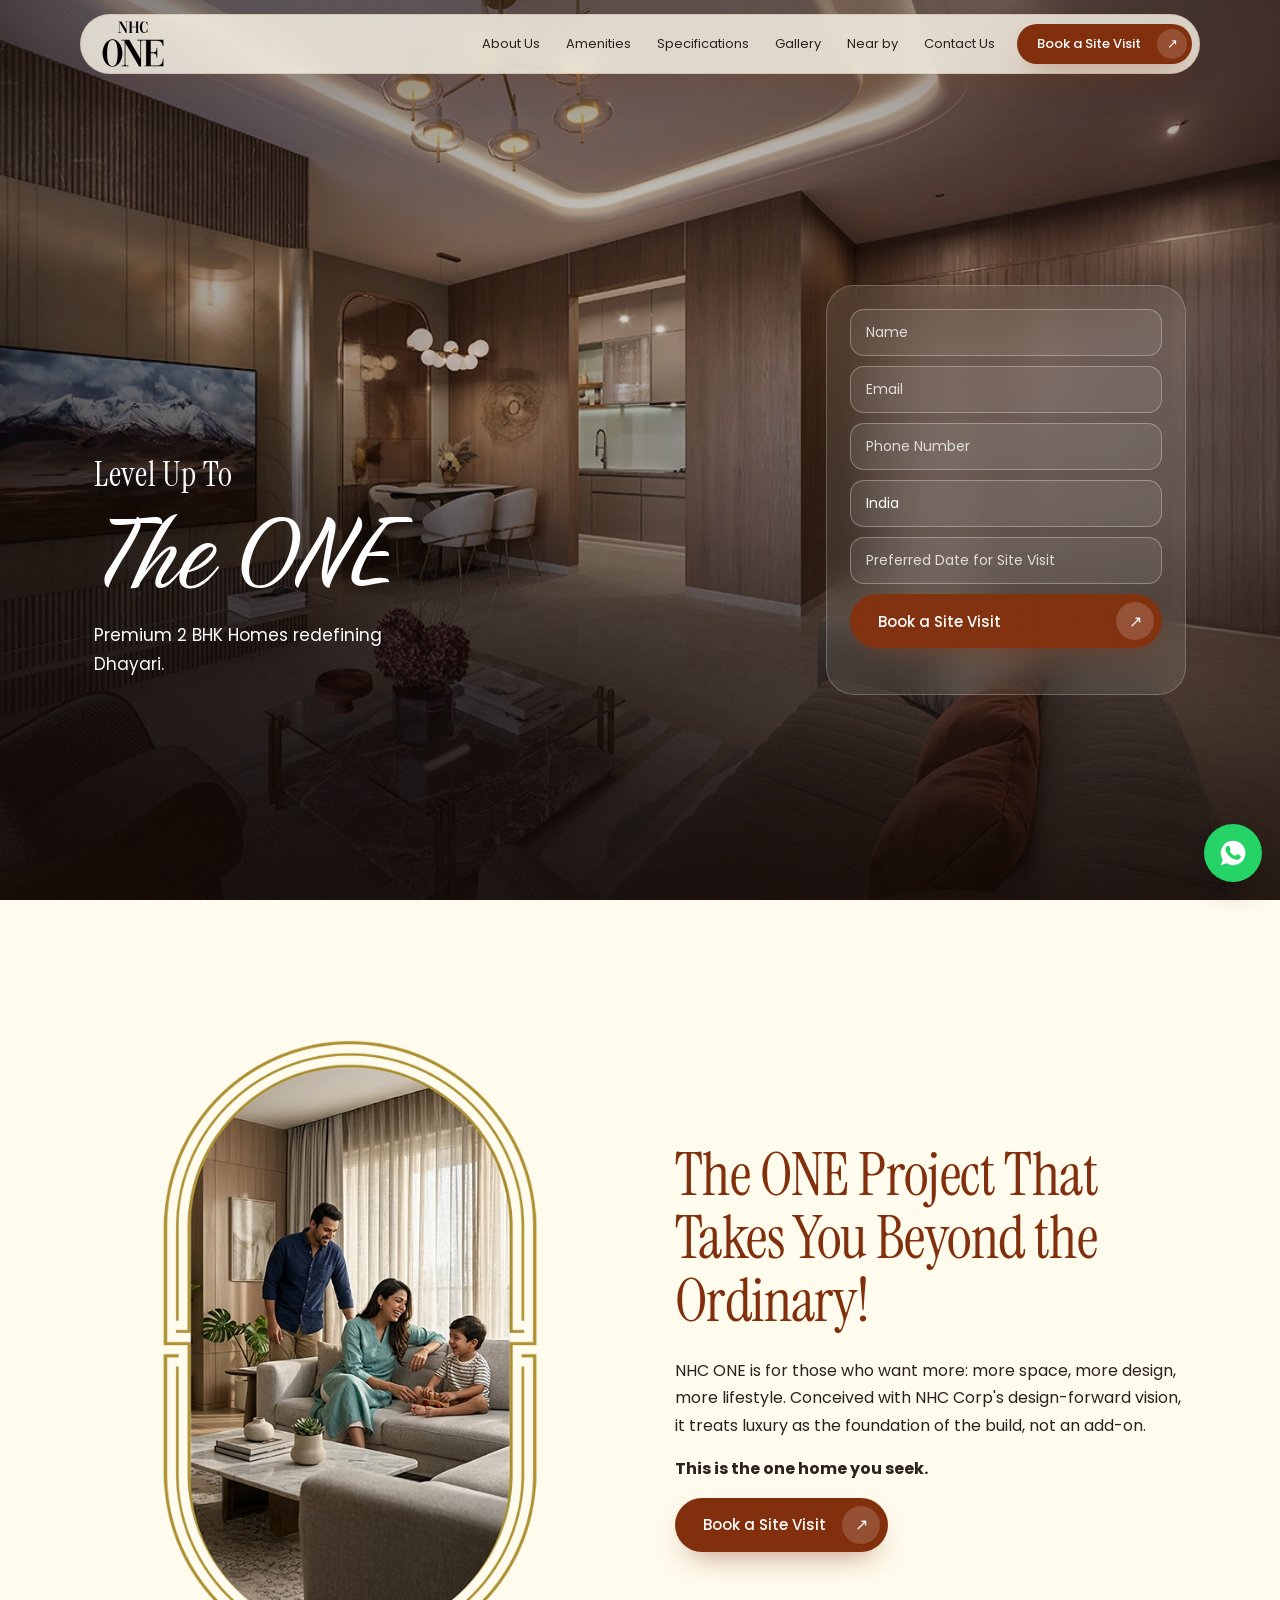
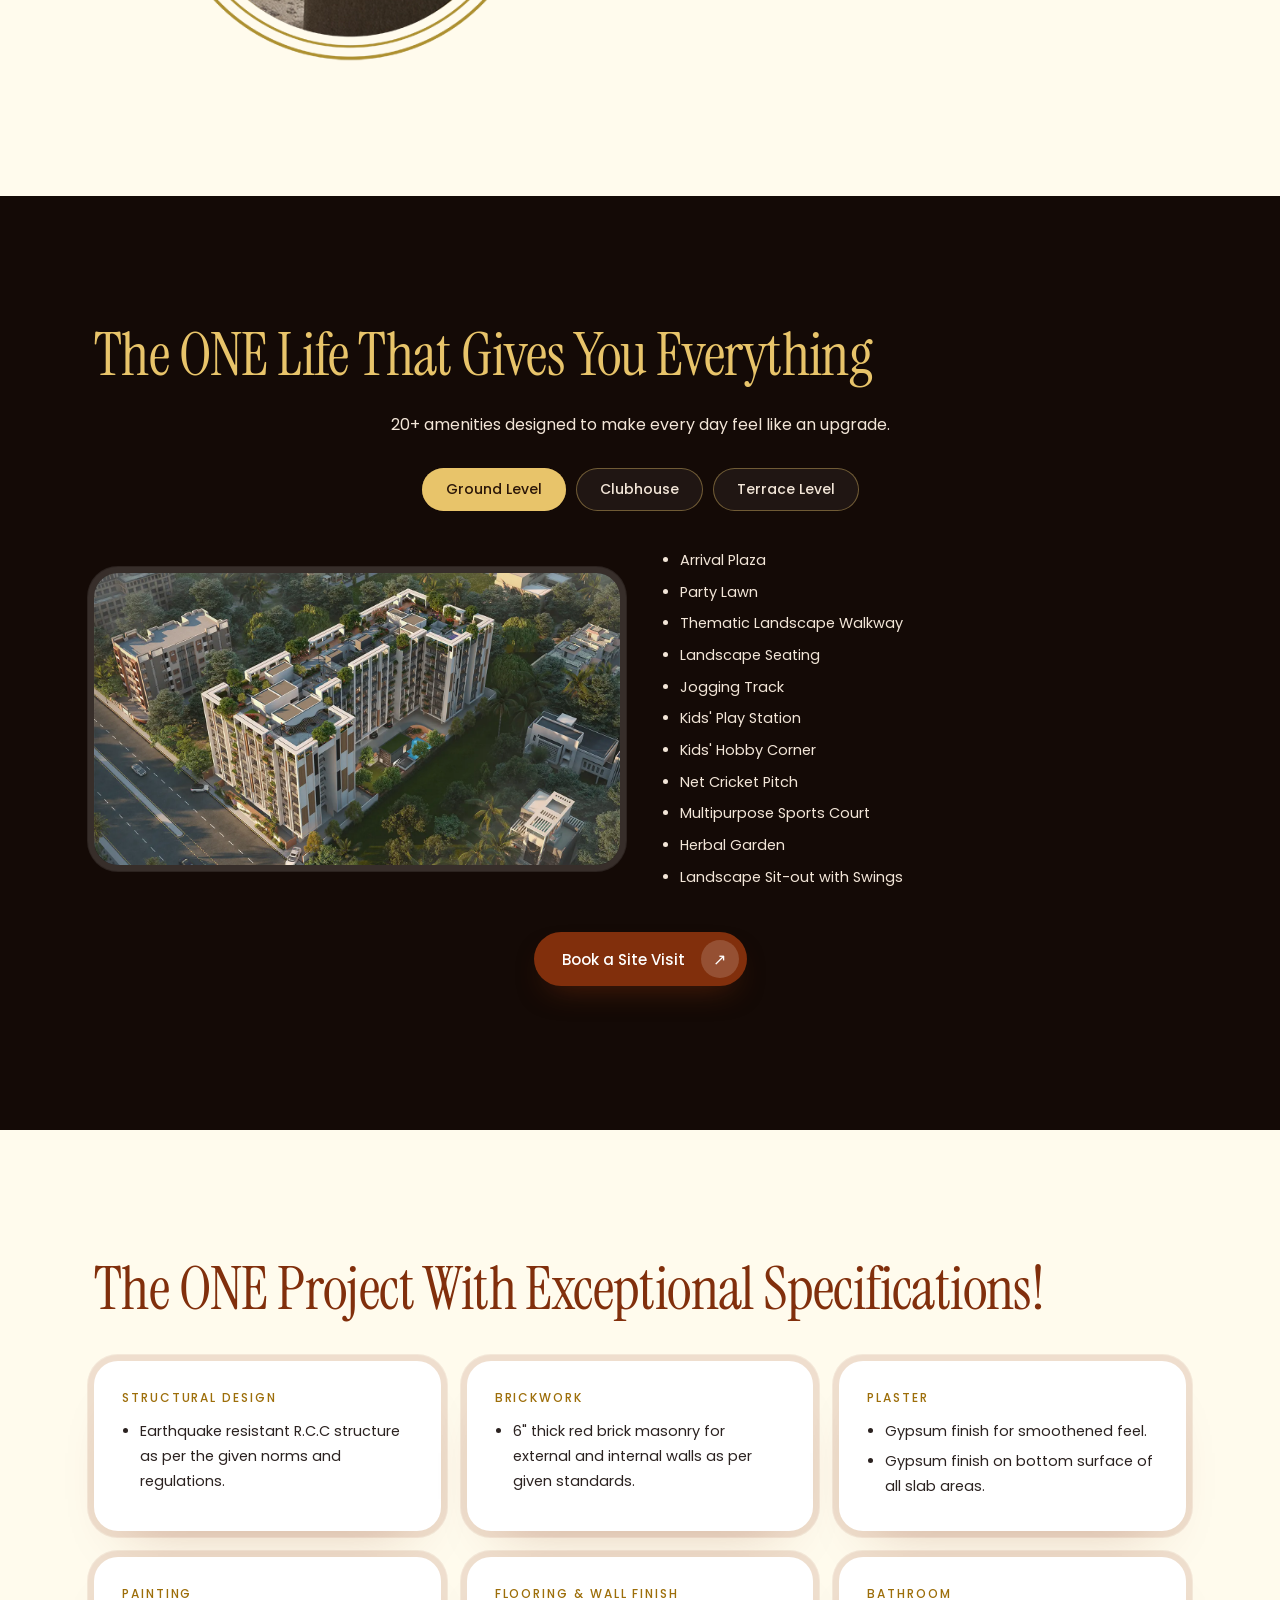
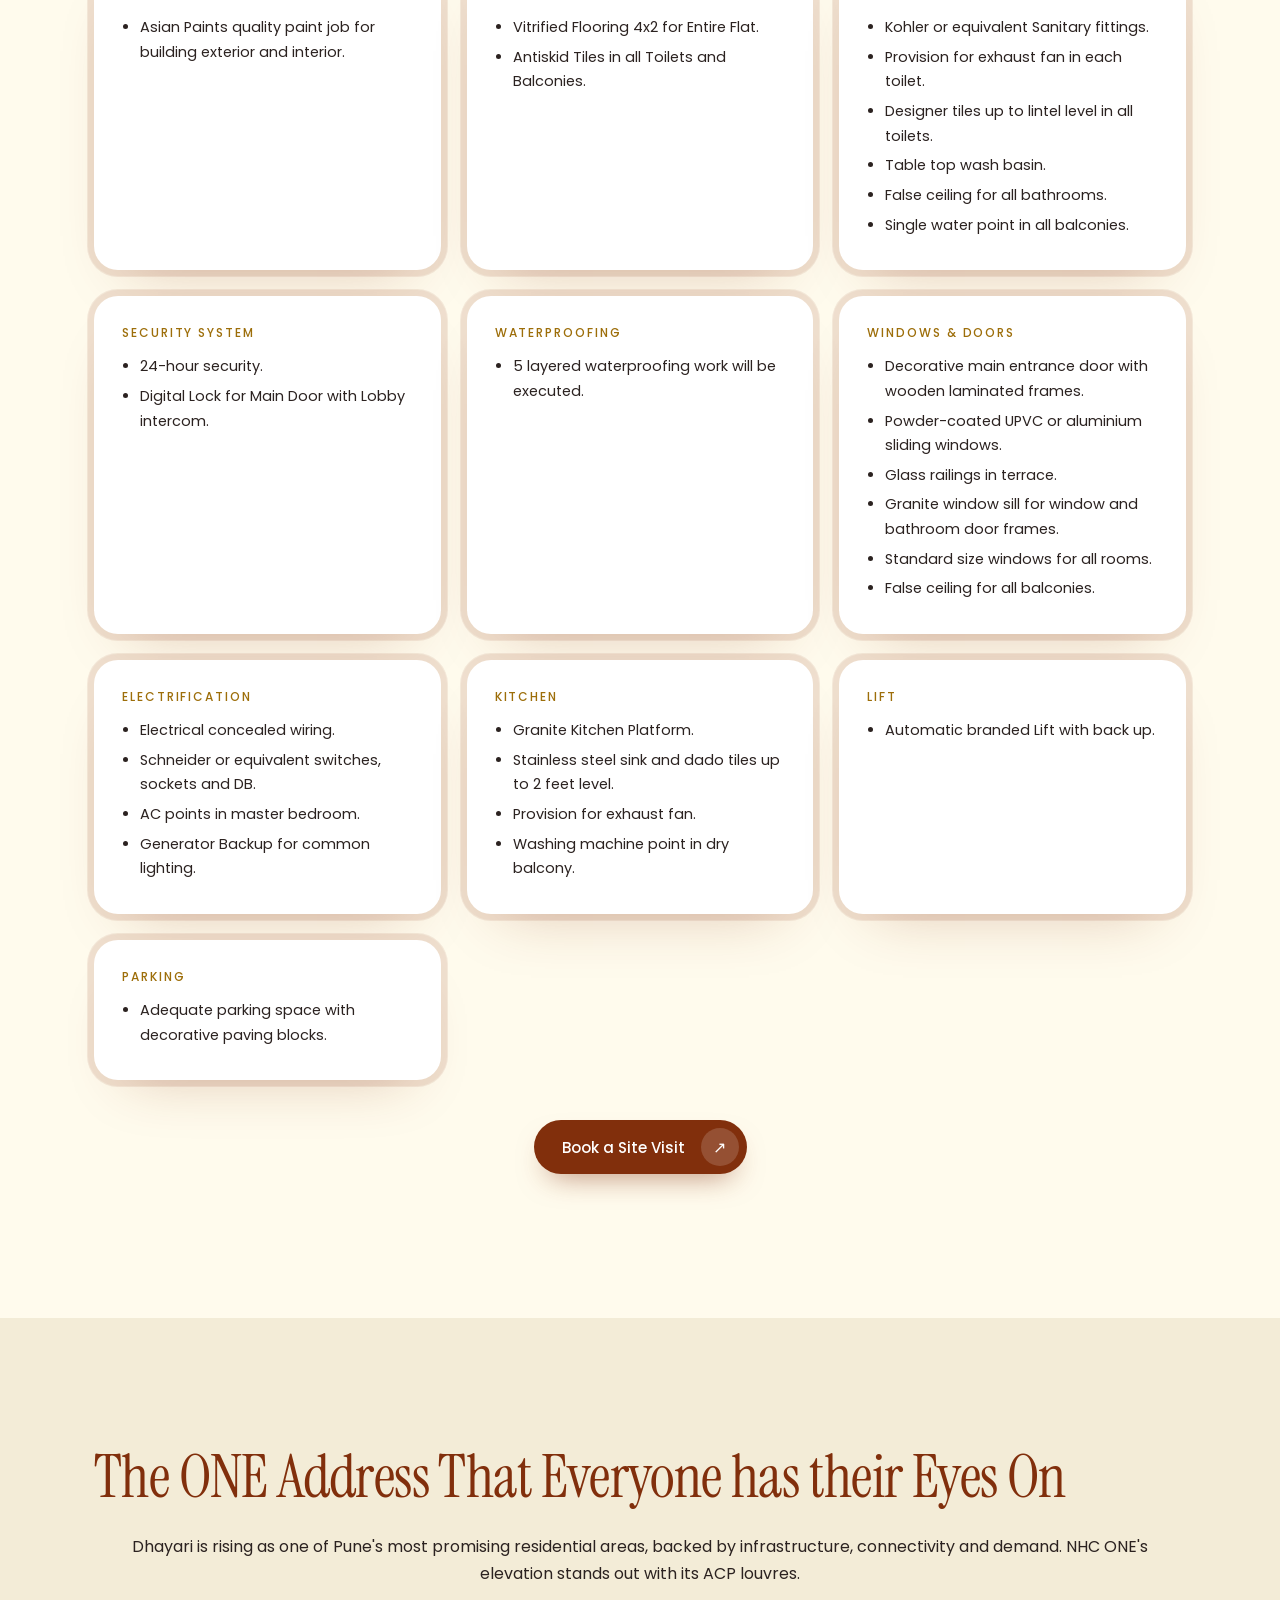
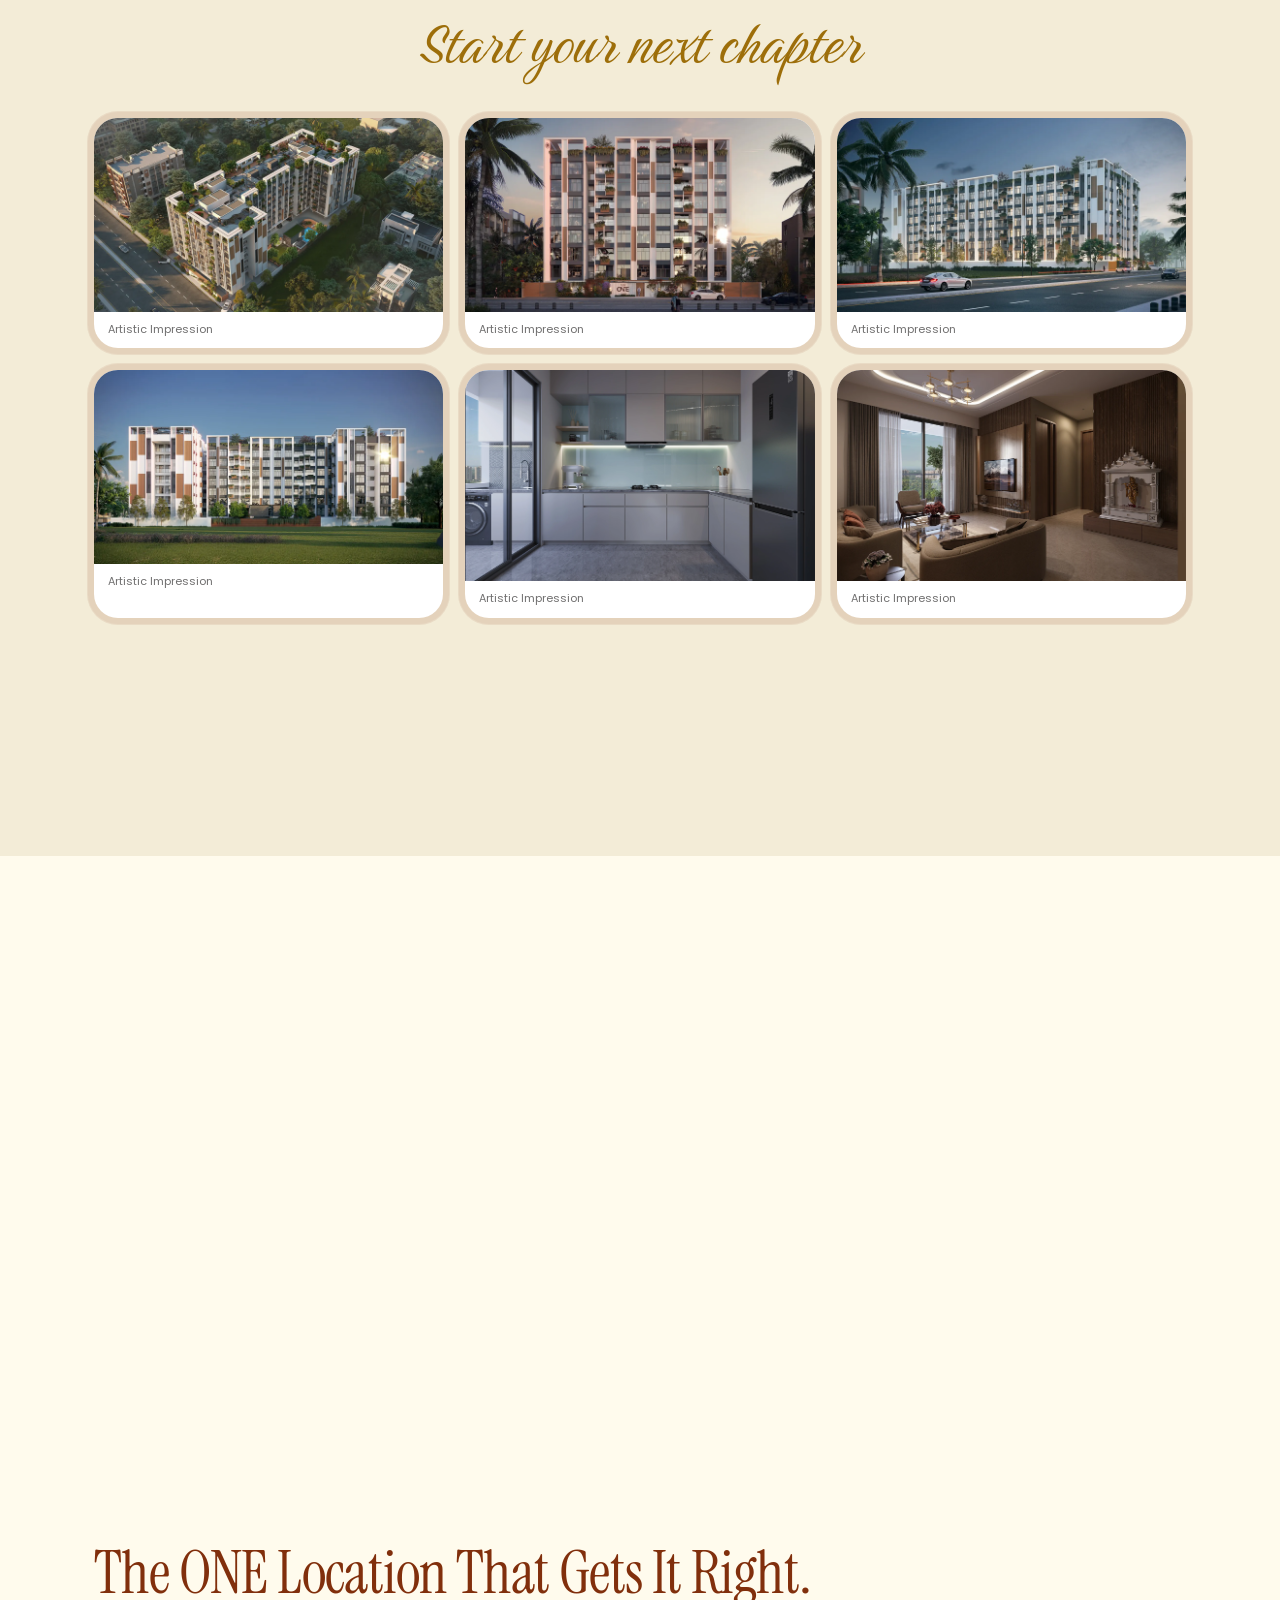
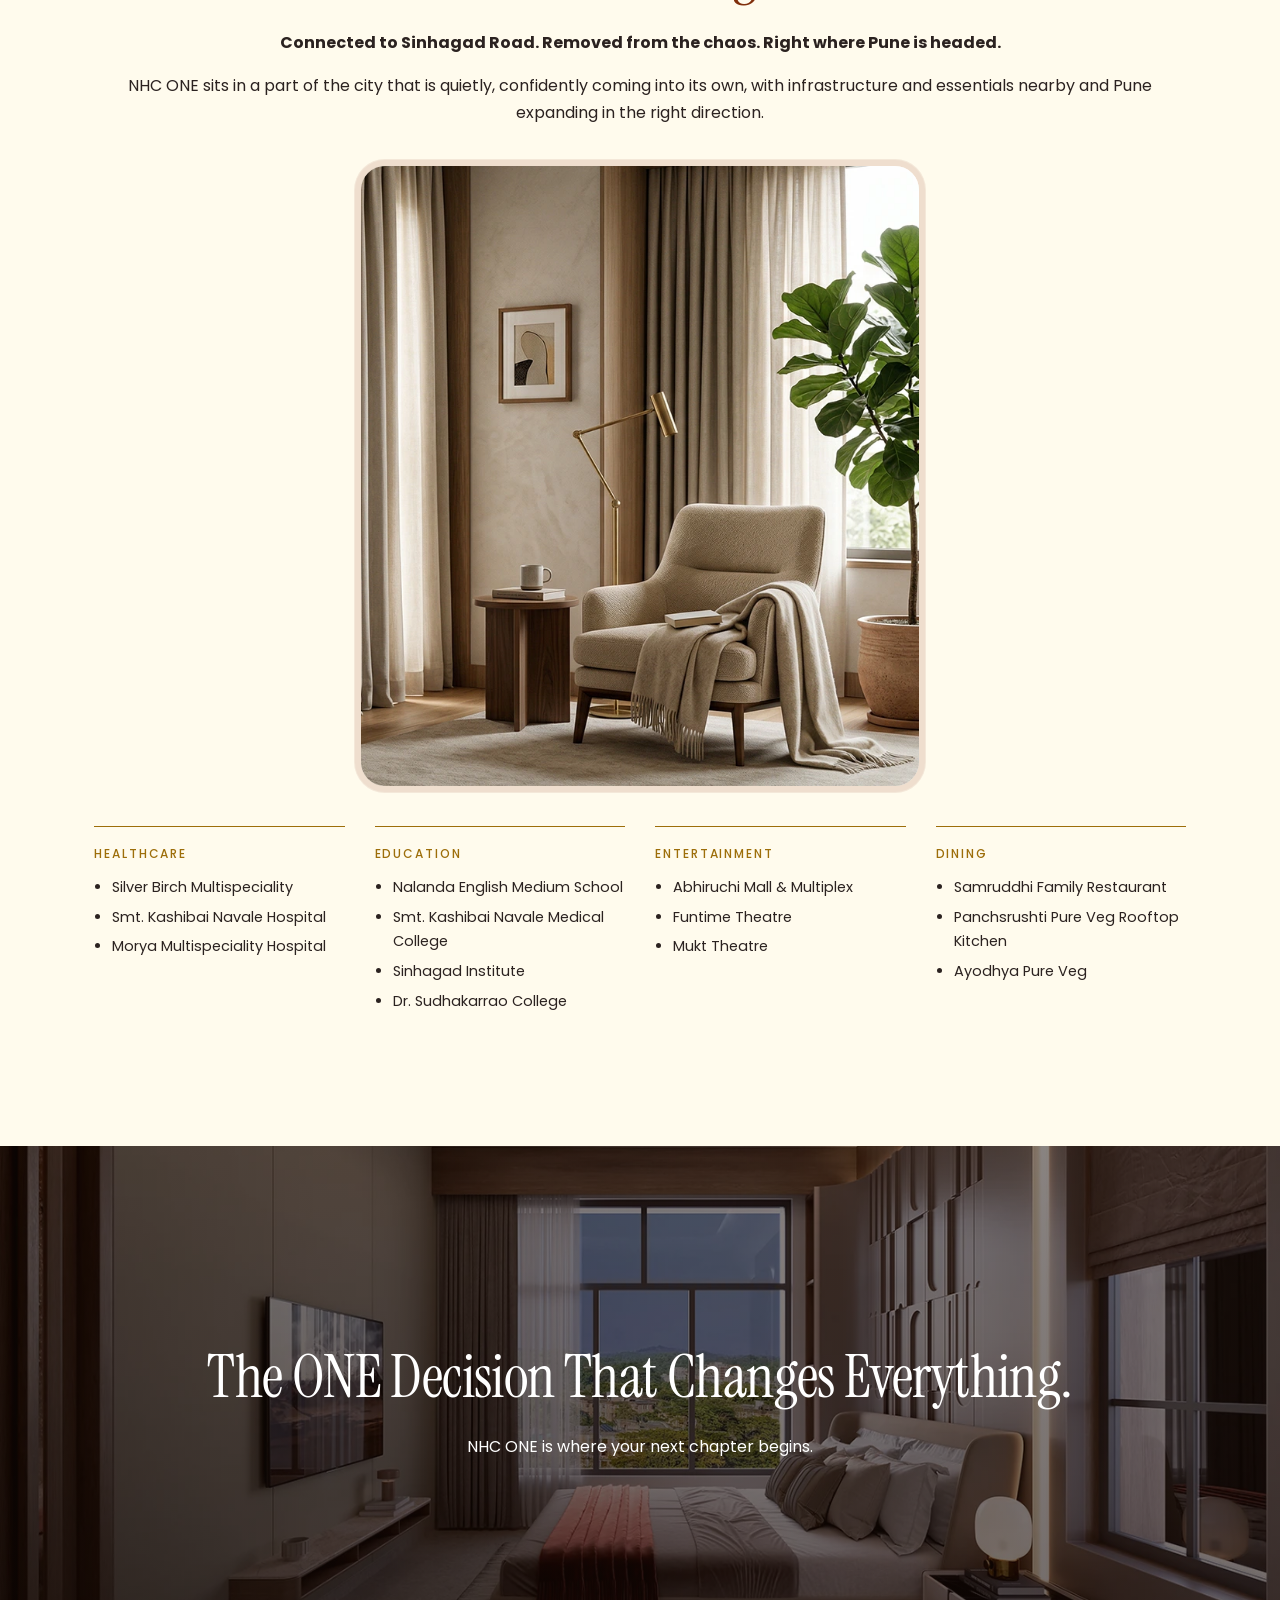
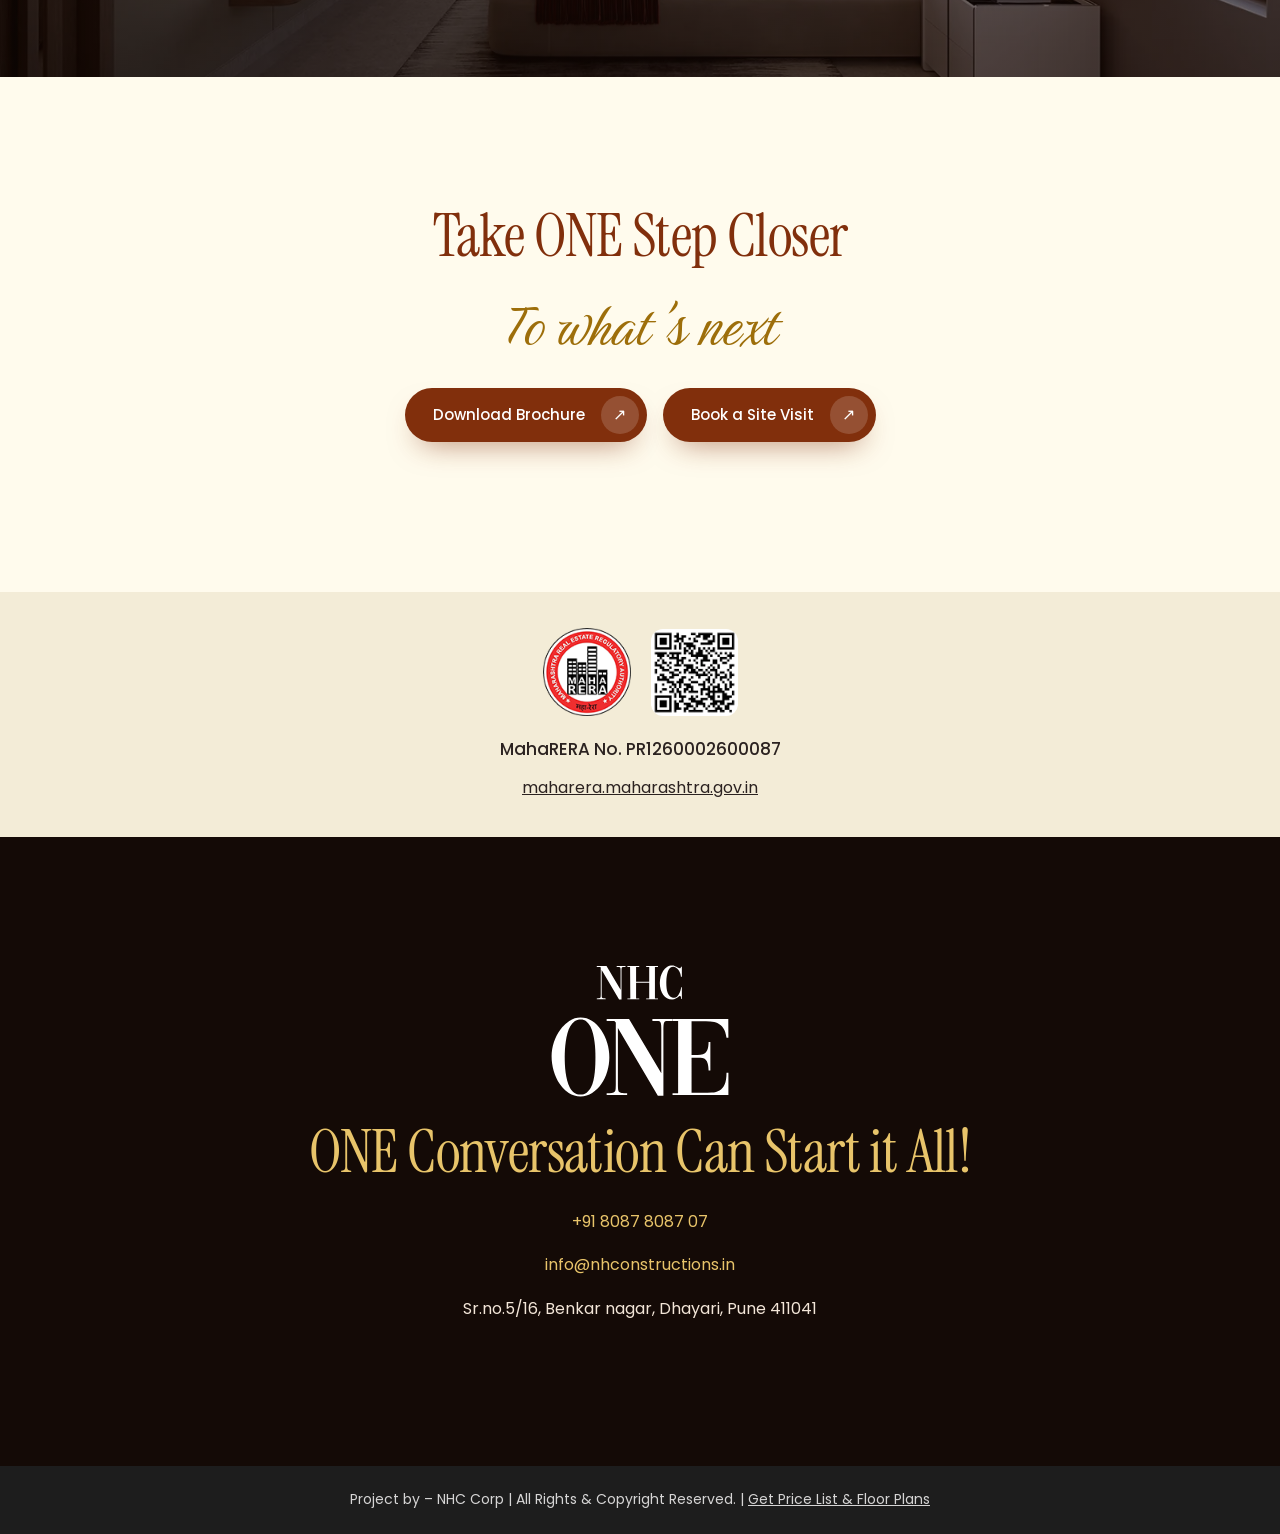
<file: index.html>
<!DOCTYPE html>
<html lang="en">
<head>
<meta charset="utf-8">
<meta name="viewport" content="width=device-width,initial-scale=1">
<title>NHC One – Premium 2 BHK Flats in Dhayari, Pune | MahaRERA PR1260002600087</title>
<meta name="description" content="NHC One by NHC Corp: premium 2 BHK homes in Dhayari, Pune with 20+ amenities, the largest swimming pool in Dhayari and a clubhouse. Book a site visit.">
<link rel="canonical" href="https://nhcone.in/">
<link rel="icon" href="images/Favicon-1.svg" type="image/svg+xml">
<meta property="og:title" content="NHC One – Flats in Dhayari, Pune">
<meta property="og:description" content="Premium 2 BHK homes redefining Dhayari. 20+ amenities. Book a site visit.">
<meta property="og:image" content="https://nhcone.in/wp-content/uploads/2026/05/banner_2.webp">
<meta name="theme-color" content="#812F0C">
<link rel="preload" as="image" href="images/banner_2.webp" fetchpriority="high">
<link rel="preconnect" href="https://fonts.googleapis.com">
<link rel="preconnect" href="https://fonts.gstatic.com" crossorigin>
<link rel="stylesheet" href="https://fonts.googleapis.com/css2?family=Birthstone&family=Instrument+Serif&family=Poppins:wght@400;500;600&display=swap">
<link rel="stylesheet" href="style.css">
<script type="application/ld+json">
{"@context":"https://schema.org","@type":"ApartmentComplex","name":"NHC One","description":"Premium 2 BHK homes in Dhayari, Pune by NHC Corp.","url":"https://nhcone.in/","telephone":"+918087808707","email":"info@nhconstructions.in","address":{"@type":"PostalAddress","streetAddress":"Sr.no.5/16, Benkar Nagar, Dhayari","addressLocality":"Pune","addressRegion":"Maharashtra","postalCode":"411041","addressCountry":"IN"},"image":"https://nhcone.in/wp-content/uploads/2026/05/banner_2.webp"}
</script>
<!-- Google Tag Manager -->
<script>document.documentElement.classList.add('js');window.dataLayer=window.dataLayer||[];</script>
<script async src="https://www.googletagmanager.com/gtm.js?id=GTM-5W3CJD2M"></script>
<script>dataLayer.push({'gtm.start':Date.now(),event:'gtm.js'});</script>
</head>
<body>
<noscript><iframe src="https://www.googletagmanager.com/ns.html?id=GTM-5W3CJD2M" height="0" width="0" style="display:none"></iframe></noscript>
<a class="skip" href="#about">Skip to content</a>

<header class="hdr">
  <a href="#top" class="logo"><img src="images/NHC-ONE-logo-01.svg" width="159" height="117" alt="NHC One"></a>
  <nav id="nav" aria-label="Main">
    <a href="#about">About Us</a><a href="#amenities">Amenities</a><a href="#specifications">Specifications</a><a href="#gallery">Gallery</a><a href="#nearby">Near by</a><a href="#contact">Contact Us</a>
  </nav>
  <button class="burger" aria-label="Menu" aria-controls="nav" onclick="document.body.classList.toggle('nav-open')">☰</button>
  <a href="#book" class="btn hdr-cta" data-cta="header">Book a Site Visit</a>
</header>

<main id="top">
<section class="hero">
  <img src="images/banner_2.webp" alt="NHC One premium 2 BHK interior, Dhayari Pune" width="1920" height="1080" fetchpriority="high">
  <div class="wrap hero-in">
    <div class="hero-t">
      <h3>Level Up To</h3>
      <h1>The ONE</h1>
      <p>Premium 2 BHK Homes redefining Dhayari.</p>
    </div>
    <form class="lead hero-form" data-form="hero" novalidate>
      <input name="name" placeholder="Name" required autocomplete="name">
      <input name="email" type="email" placeholder="Email" autocomplete="email">
      <input name="phone" type="tel" placeholder="Phone Number" required autocomplete="tel" inputmode="tel" pattern="[0-9+ ]{10,15}">
      <input name="country" placeholder="Country" value="India" autocomplete="country-name">
      <input name="date" type="text" placeholder="Preferred Date for Site Visit" onfocus="this.type='date'" onblur="if(!this.value)this.type='text'">
      <button class="btn" type="submit">Book a Site Visit</button>
      <p class="msg" role="status"></p>
    </form>
  </div>
</section>

<section class="cream intro" id="about">
  <div class="wrap two">
    <img src="images/The-ONE-Project-That-Takes-You-Beyond-the-Ordinary.webp" width="380" height="620" loading="lazy" alt="NHC One tower elevation">
    <div>
      <h2>The ONE Project That Takes You Beyond the Ordinary!</h2>
      <p>NHC ONE is for those who want more: more space, more design, more lifestyle. Conceived with NHC Corp's design-forward vision, it treats luxury as the foundation of the build, not an add-on.</p>
      <p><strong>This is the one home you seek.</strong></p>
      <a href="#book" class="btn" data-cta="intro">Book a Site Visit</a>
    </div>
  </div>
</section>

<section class="dark" id="amenities">
  <div class="wrap">
    <h2>The ONE Life That Gives You Everything</h2>
    <p class="center">20+ amenities designed to make every day feel like an upgrade.</p>
    <div class="tabs" role="tablist">
      <button role="tab" aria-selected="true" data-t="g">Ground Level</button>
      <button role="tab" aria-selected="false" data-t="c">Clubhouse</button>
      <button role="tab" aria-selected="false" data-t="t">Terrace Level</button>
    </div>
    <div class="panel" data-p="g">
      <img src="images/gallery_1.webp" loading="lazy" width="949" height="670" alt="Ground level amenities">
      <ul><li>Arrival Plaza</li><li>Party Lawn</li><li>Thematic Landscape Walkway</li><li>Landscape Seating</li><li>Jogging Track</li><li>Kids' Play Station</li><li>Kids' Hobby Corner</li><li>Net Cricket Pitch</li><li>Multipurpose Sports Court</li><li>Herbal Garden</li><li>Landscape Sit-out with Swings</li></ul>
    </div>
    <div class="panel" data-p="c" hidden>
      <img src="images/clubhouse_1.webp" loading="lazy" width="949" height="670" alt="NHC One clubhouse">
      <ul><li>Clubhouse</li><li>Swimming Pool with Deck</li><li>Multipurpose Hall</li><li>Fully Equipped Gym</li><li>Social Den</li><li>Yoga Gazebo</li><li>Cross-fit Area</li></ul>
    </div>
    <div class="panel" data-p="t" hidden>
      <img src="images/terrece-garden_1.webp" loading="lazy" width="949" height="670" alt="Terrace level amenities">
      <ul><li>Open Air Party Terrace</li><li>Juice &amp; Pantry Counter</li><li>Barbeque and Bonfire Corner</li></ul>
    </div>
    <p class="center"><a href="#book" class="btn" data-cta="amenities">Book a Site Visit</a></p>
  </div>
</section>

<section class="cream" id="specifications">
  <div class="wrap">
    <h2>The ONE Project With Exceptional Specifications!</h2>
    <div class="specs">
      <div><h4>Structural Design</h4><ul><li>Earthquake resistant R.C.C structure as per the given norms and regulations.</li></ul></div>
      <div><h4>Brickwork</h4><ul><li>6" thick red brick masonry for external and internal walls as per given standards.</li></ul></div>
      <div><h4>Plaster</h4><ul><li>Gypsum finish for smoothened feel.</li><li>Gypsum finish on bottom surface of all slab areas.</li></ul></div>
      <div><h4>Painting</h4><ul><li>Asian Paints quality paint job for building exterior and interior.</li></ul></div>
      <div><h4>Flooring &amp; Wall Finish</h4><ul><li>Vitrified Flooring 4x2 for Entire Flat.</li><li>Antiskid Tiles in all Toilets and Balconies.</li></ul></div>
      <div><h4>Bathroom</h4><ul><li>Kohler or equivalent Sanitary fittings.</li><li>Provision for exhaust fan in each toilet.</li><li>Designer tiles up to lintel level in all toilets.</li><li>Table top wash basin.</li><li>False ceiling for all bathrooms.</li><li>Single water point in all balconies.</li></ul></div>
      <div><h4>Security System</h4><ul><li>24-hour security.</li><li>Digital Lock for Main Door with Lobby intercom.</li></ul></div>
      <div><h4>Waterproofing</h4><ul><li>5 layered waterproofing work will be executed.</li></ul></div>
      <div><h4>Windows &amp; Doors</h4><ul><li>Decorative main entrance door with wooden laminated frames.</li><li>Powder-coated UPVC or aluminium sliding windows.</li><li>Glass railings in terrace.</li><li>Granite window sill for window and bathroom door frames.</li><li>Standard size windows for all rooms.</li><li>False ceiling for all balconies.</li></ul></div>
      <div><h4>Electrification</h4><ul><li>Electrical concealed wiring.</li><li>Schneider or equivalent switches, sockets and DB.</li><li>AC points in master bedroom.</li><li>Generator Backup for common lighting.</li></ul></div>
      <div><h4>Kitchen</h4><ul><li>Granite Kitchen Platform.</li><li>Stainless steel sink and dado tiles up to 2 feet level.</li><li>Provision for exhaust fan.</li><li>Washing machine point in dry balcony.</li></ul></div>
      <div><h4>Lift</h4><ul><li>Automatic branded Lift with back up.</li></ul></div>
      <div><h4>Parking</h4><ul><li>Adequate parking space with decorative paving blocks.</li></ul></div>
    </div>
    <p class="center"><a href="#book" class="btn" data-cta="specs">Book a Site Visit</a></p>
  </div>
</section>

<section class="gold" id="gallery">
  <div class="wrap">
    <h2>The ONE Address That Everyone has their Eyes On</h2>
    <p class="center">Dhayari is rising as one of Pune's most promising residential areas, backed by infrastructure, connectivity and demand. NHC ONE's elevation stands out with its ACP louvres.</p>
    <p class="center script">Start your next chapter</p>
    <div class="grid">
      <figure><img src="images/gallery_1.webp" loading="lazy" width="949" height="670" alt="NHC One artistic impression 1"><figcaption>Artistic Impression</figcaption></figure>
      <figure><img src="images/gallery_2.webp" loading="lazy" width="949" height="670" alt="NHC One artistic impression 2"><figcaption>Artistic Impression</figcaption></figure>
      <figure><img src="images/gallery_3.webp" loading="lazy" width="949" height="670" alt="NHC One artistic impression 3"><figcaption>Artistic Impression</figcaption></figure>
      <figure><img src="images/gallery_4.webp" loading="lazy" width="949" height="670" alt="NHC One artistic impression 4"><figcaption>Artistic Impression</figcaption></figure>
      <figure><img src="images/gallery_5.webp" loading="lazy" width="949" height="670" alt="NHC One artistic impression 5"><figcaption>Artistic Impression</figcaption></figure>
      <figure><img src="images/gallery_6.webp" loading="lazy" width="949" height="670" alt="NHC One artistic impression 6"><figcaption>Artistic Impression</figcaption></figure>
    </div>
    <p class="center"><a href="#book" class="btn" data-cta="gallery">Book a Site Visit</a></p>
  </div>
</section>

<section class="cream">
  <div class="wrap two rev">
    <img src="images/clubhouse_2.webp" loading="lazy" width="949" height="670" alt="NHC One clubhouse and swimming pool">
    <div>
      <h2>The ONE Spot: Where Everyone Gravitates.</h2>
      <p>The clubhouse carries 50% unique amenities: a gym, indoor games, a multipurpose lawn and an 800 sq. ft. swimming pool, the largest in Dhayari within a one-acre plot.</p>
      <a href="#book" class="btn" data-cta="clubhouse">Book a Site Visit</a>
    </div>
  </div>
</section>

<section class="cream" id="nearby">
  <div class="wrap">
    <h2>The ONE Location That Gets It Right.</h2>
    <p class="center"><strong>Connected to Sinhagad Road. Removed from the chaos. Right where Pune is headed.</strong></p>
    <p class="center">NHC ONE sits in a part of the city that is quietly, confidently coming into its own, with infrastructure and essentials nearby and Pune expanding in the right direction.</p>
    <img class="map" src="images/dhayari.webp" loading="lazy" width="540" height="600" alt="Dhayari location map">
    <div class="near">
      <div><h4>Healthcare</h4><ul><li>Silver Birch Multispeciality</li><li>Smt. Kashibai Navale Hospital</li><li>Morya Multispeciality Hospital</li></ul></div>
      <div><h4>Education</h4><ul><li>Nalanda English Medium School</li><li>Smt. Kashibai Navale Medical College</li><li>Sinhagad Institute</li><li>Dr. Sudhakarrao College</li></ul></div>
      <div><h4>Entertainment</h4><ul><li>Abhiruchi Mall &amp; Multiplex</li><li>Funtime Theatre</li><li>Mukt Theatre</li></ul></div>
      <div><h4>Dining</h4><ul><li>Samruddhi Family Restaurant</li><li>Panchsrushti Pure Veg Rooftop Kitchen</li><li>Ayodhya Pure Veg</li></ul></div>
    </div>
  </div>
</section>

<section class="decision" style="background-image:url(images/The-ONE-Decision-That-Changes-Everything.webp)">
  <div class="wrap"><h2>The ONE Decision That Changes Everything.</h2><p>NHC ONE is where your next chapter begins.</p></div>
</section>

<section class="cream step">
  <div class="wrap center">
    <h2>Take ONE Step Closer</h2><p class="script">To what's next</p>
    <p><button class="btn" data-open="brochure">Download Brochure</button> <a href="#book" class="btn" data-cta="step">Book a Site Visit</a></p>
  </div>
</section>

<section class="rera">
  <div class="wrap">
    <img src="images/maharera-logo.webp" loading="lazy" width="88" height="88" alt="MahaRERA">
    <img src="images/nhc-one-rera-qr.webp" loading="lazy" width="87" height="87" alt="NHC One MahaRERA QR">
    <h3>MahaRERA No. PR1260002600087</h3>
    <a href="https://maharera.maharashtra.gov.in/" rel="noopener" target="_blank">maharera.maharashtra.gov.in</a>
  </div>
</section>

<section class="dark contact" id="contact">
  <div class="wrap">
    <img src="images/NHC-ONE-logo-01.svg" width="180" height="132" loading="lazy" alt="NHC One">
    <h2>ONE Conversation Can Start it All!</h2>
    <p><a href="tel:+918087808707" data-cta="call">+91 8087 8087 07</a></p>
    <p><a href="mailto:info@nhconstructions.in">info@nhconstructions.in</a></p>
    <p>Sr.no.5/16, Benkar nagar, Dhayari, Pune 411041</p>
  </div>
</section>
</main>

<footer><p>Project by – NHC Corp | All Rights &amp; Copyright Reserved. | <a href="landing.html">Get Price List &amp; Floor Plans</a></p></footer>

<a class="wa" href="https://wa.me/918087808707?text=Hi%2C%20I%27m%20interested%20in%20NHC%20One%20Dhayari" data-cta="whatsapp" aria-label="WhatsApp"><svg viewBox="0 0 32 32" width="30" height="30" fill="#fff"><path d="M16 3a13 13 0 0 0-11 19.9L3 29l6.300-2A13 13 0 1 0 16 3zm7.500 18.500c-.3.900-1.800 1.700-2.500 1.700-.700.100-1.400.300-4.700-1-4-1.700-6.500-5.800-6.700-6-.2-.3-1.600-2.100-1.600-4s1-2.900 1.400-3.300c.4-.4.800-.5 1.100-.5h.800c.3 0 .6 0 .9.700l1.200 2.900c.1.200.2.500 0 .8l-.5.800c-.2.200-.4.500-.2.800.2.400 1 1.700 2.200 2.700 1.500 1.300 2.700 1.700 3.100 1.900.4.200.6.100.8-.1l1.100-1.300c.3-.4.600-.3.900-.2l2.800 1.300c.4.200.6.300.7.500.1.300.1 1-.3 1.900z"/></svg></a>

<!-- Book a Visit popup -->
<dialog id="book">
  <form class="lead" data-form="popup" novalidate method="dialog">
    <button type="button" class="x" data-close aria-label="Close">×</button>
    <h3>Book a Visit</h3>
    <input name="name" placeholder="Name" required autocomplete="name">
    <input name="email" type="email" placeholder="Email" autocomplete="email">
    <input name="phone" type="tel" placeholder="Phone Number" required autocomplete="tel" inputmode="tel" pattern="[0-9+ ]{10,15}">
    <input name="country" placeholder="Country" value="India" autocomplete="country-name">
    <input name="date" type="text" placeholder="Preferred Date for Site Visit" onfocus="this.type='date'" onblur="if(!this.value)this.type='text'">
    <button class="btn" type="submit">Submit</button>
    <p class="msg" role="status"></p>
  </form>
</dialog>

<dialog id="brochure">
  <form class="lead" data-form="brochure" novalidate method="dialog">
    <button type="button" class="x" data-close aria-label="Close">×</button>
    <h3>Download Brochure</h3>
    <input name="name" placeholder="Name" required autocomplete="name">
    <input name="email" type="email" placeholder="Email" autocomplete="email">
    <input name="phone" type="tel" placeholder="Phone Number" required autocomplete="tel" inputmode="tel" pattern="[0-9+ ]{10,15}">
    <button class="btn" type="submit">Send</button>
    <p class="msg" role="status"></p>
  </form>
</dialog>

<script src="config.js"></script>
<script src="main.js" defer></script>
</body>
</html>
</file>
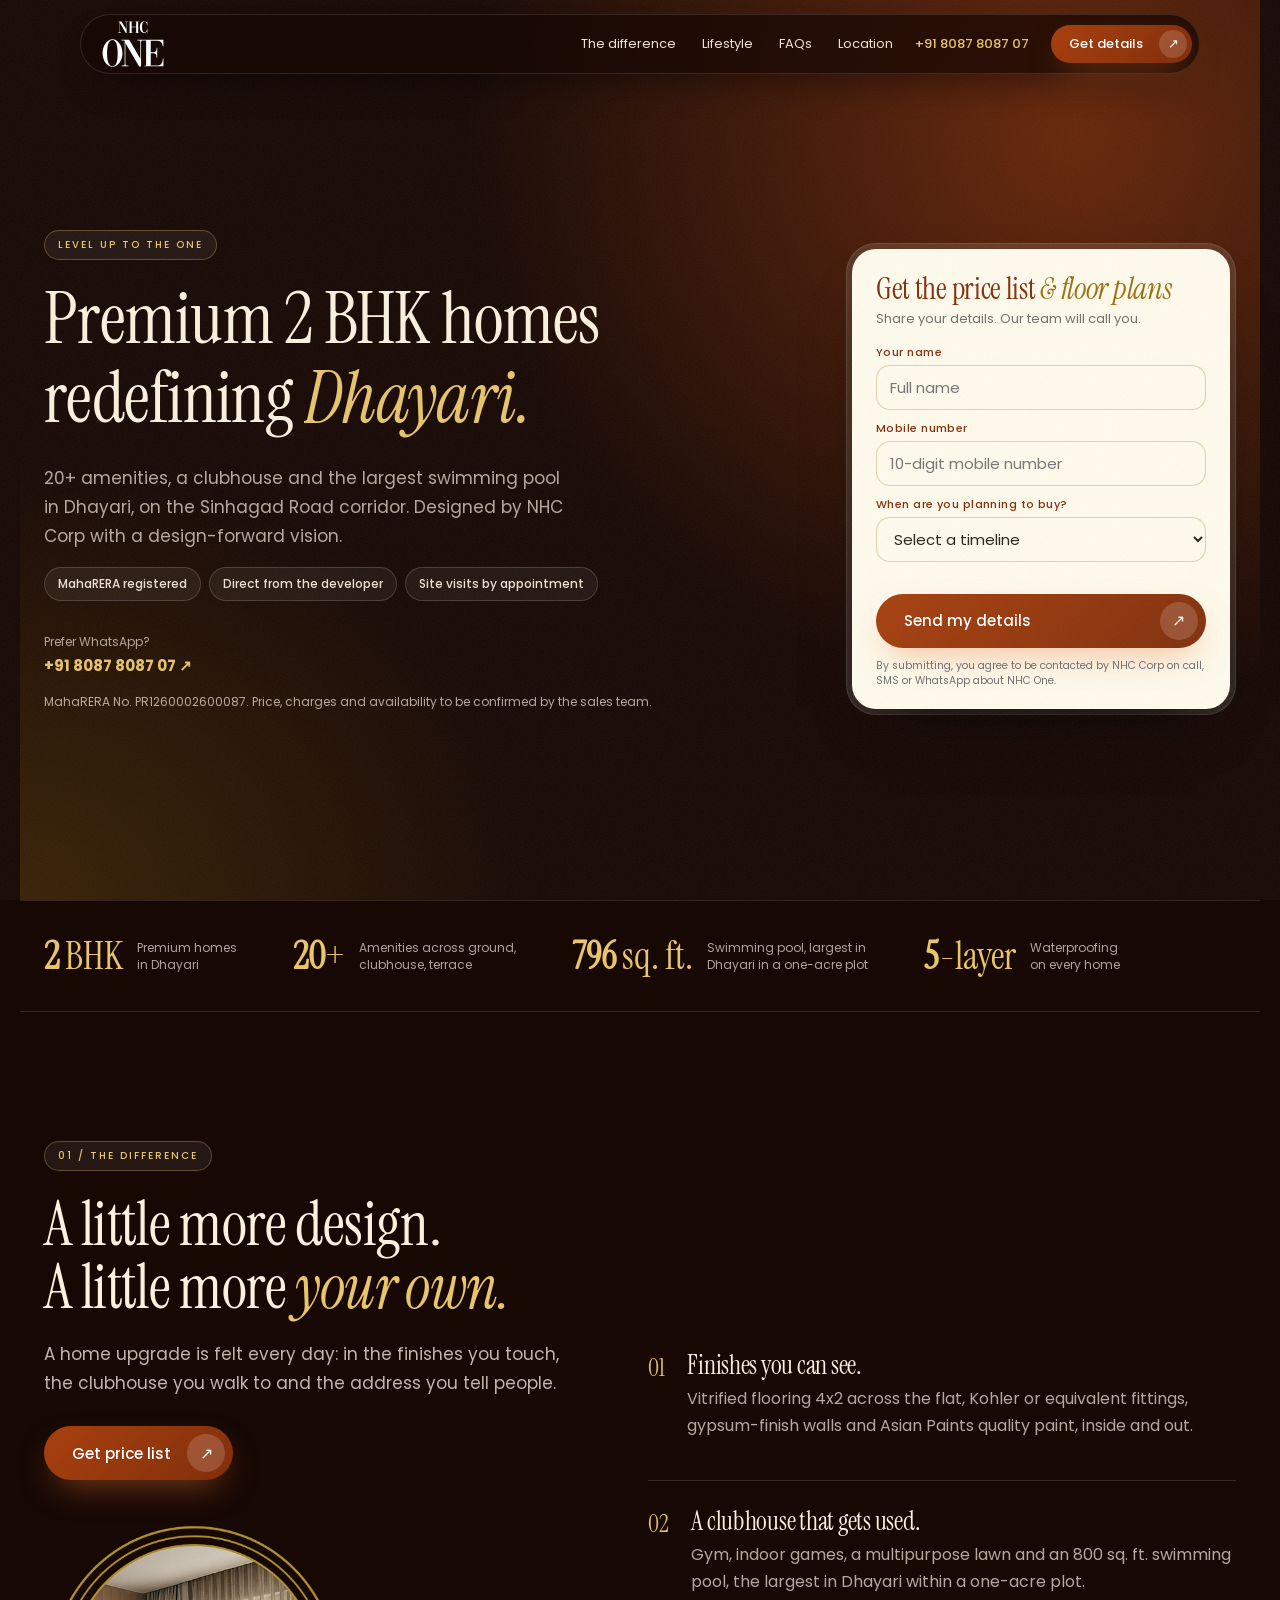
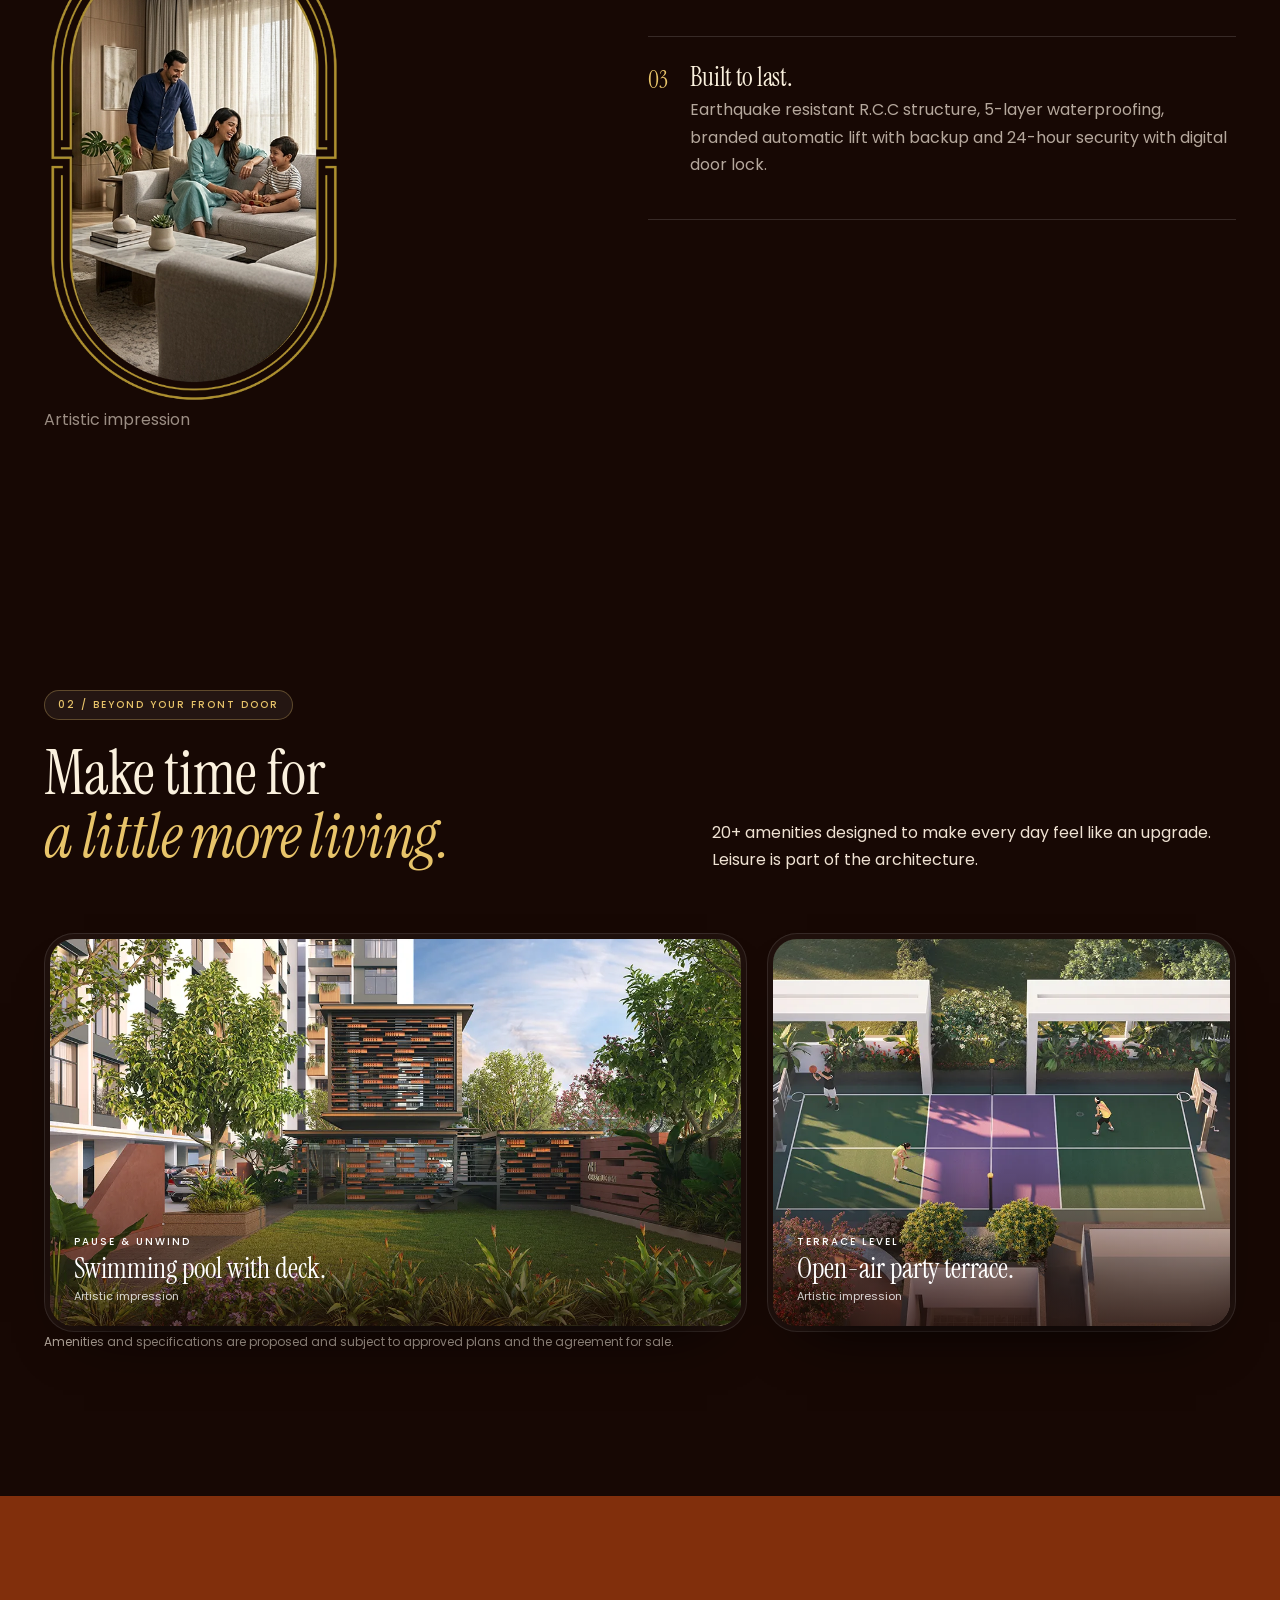
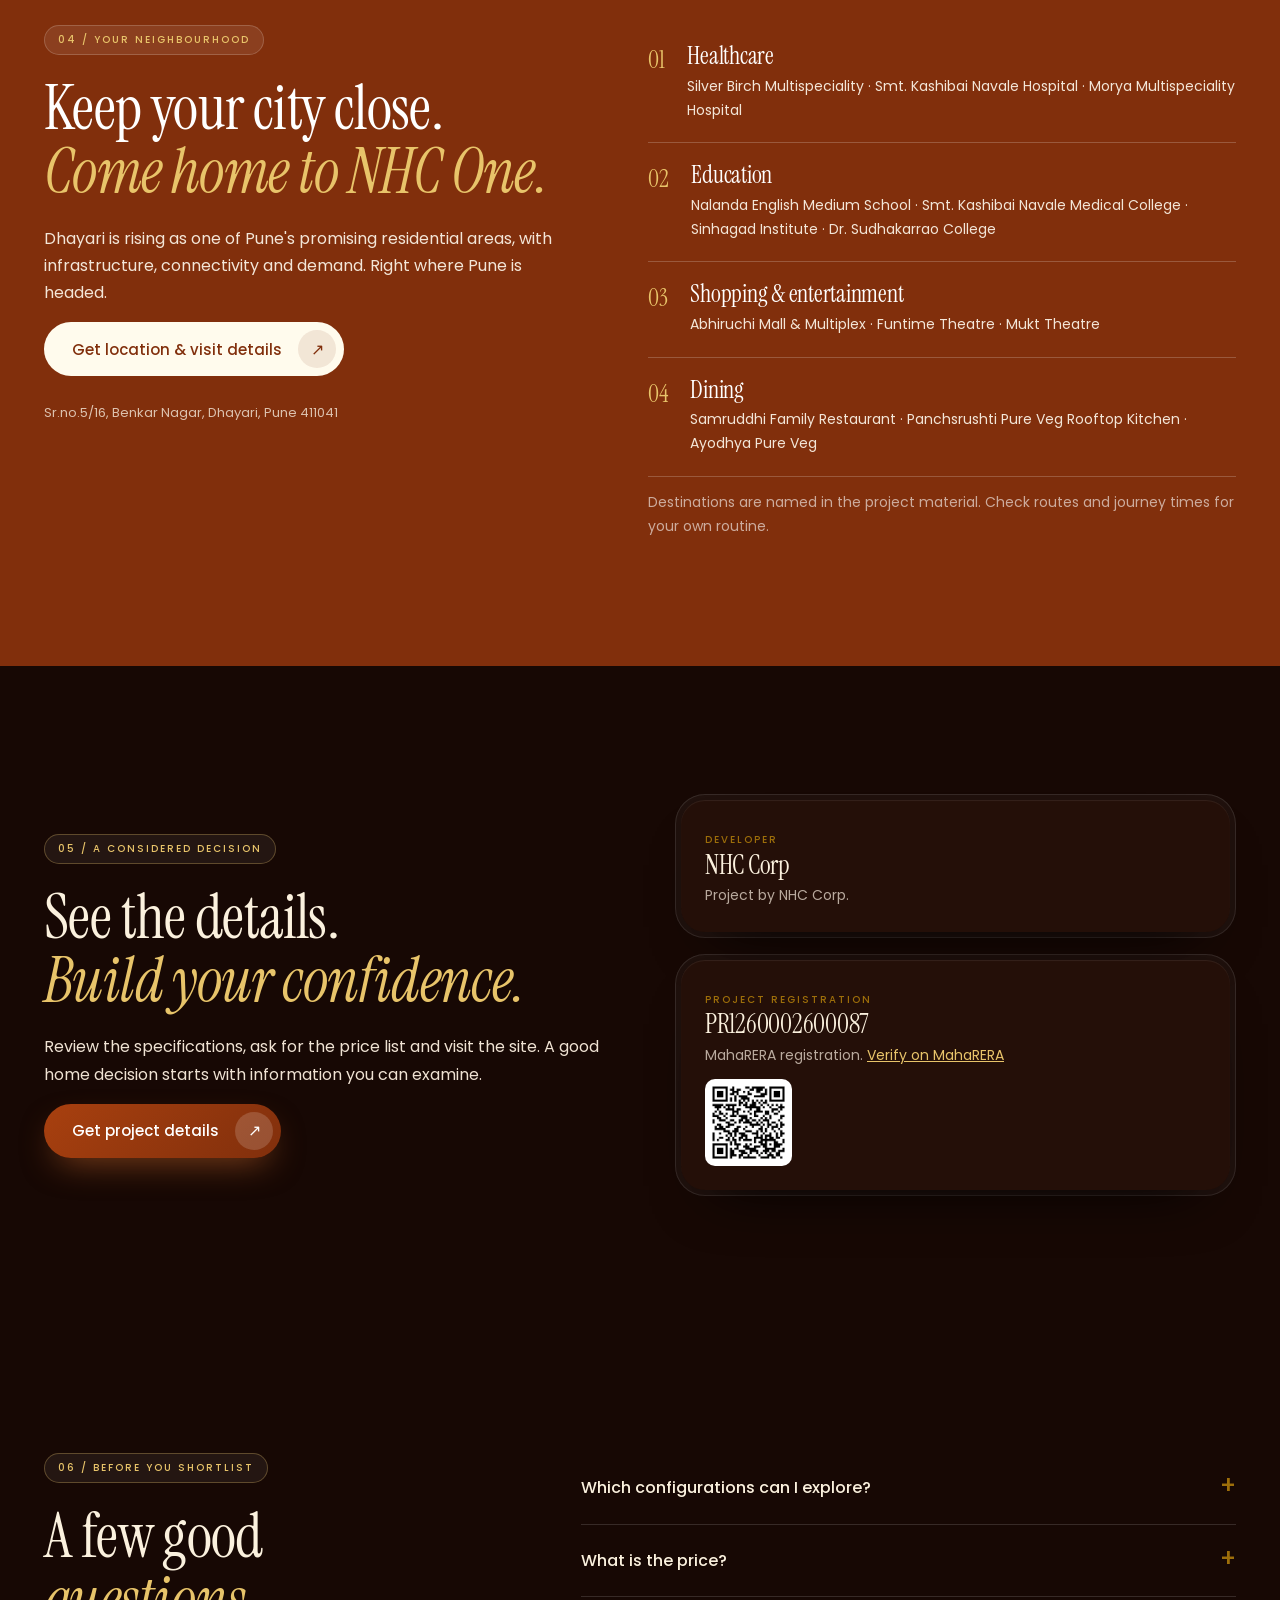
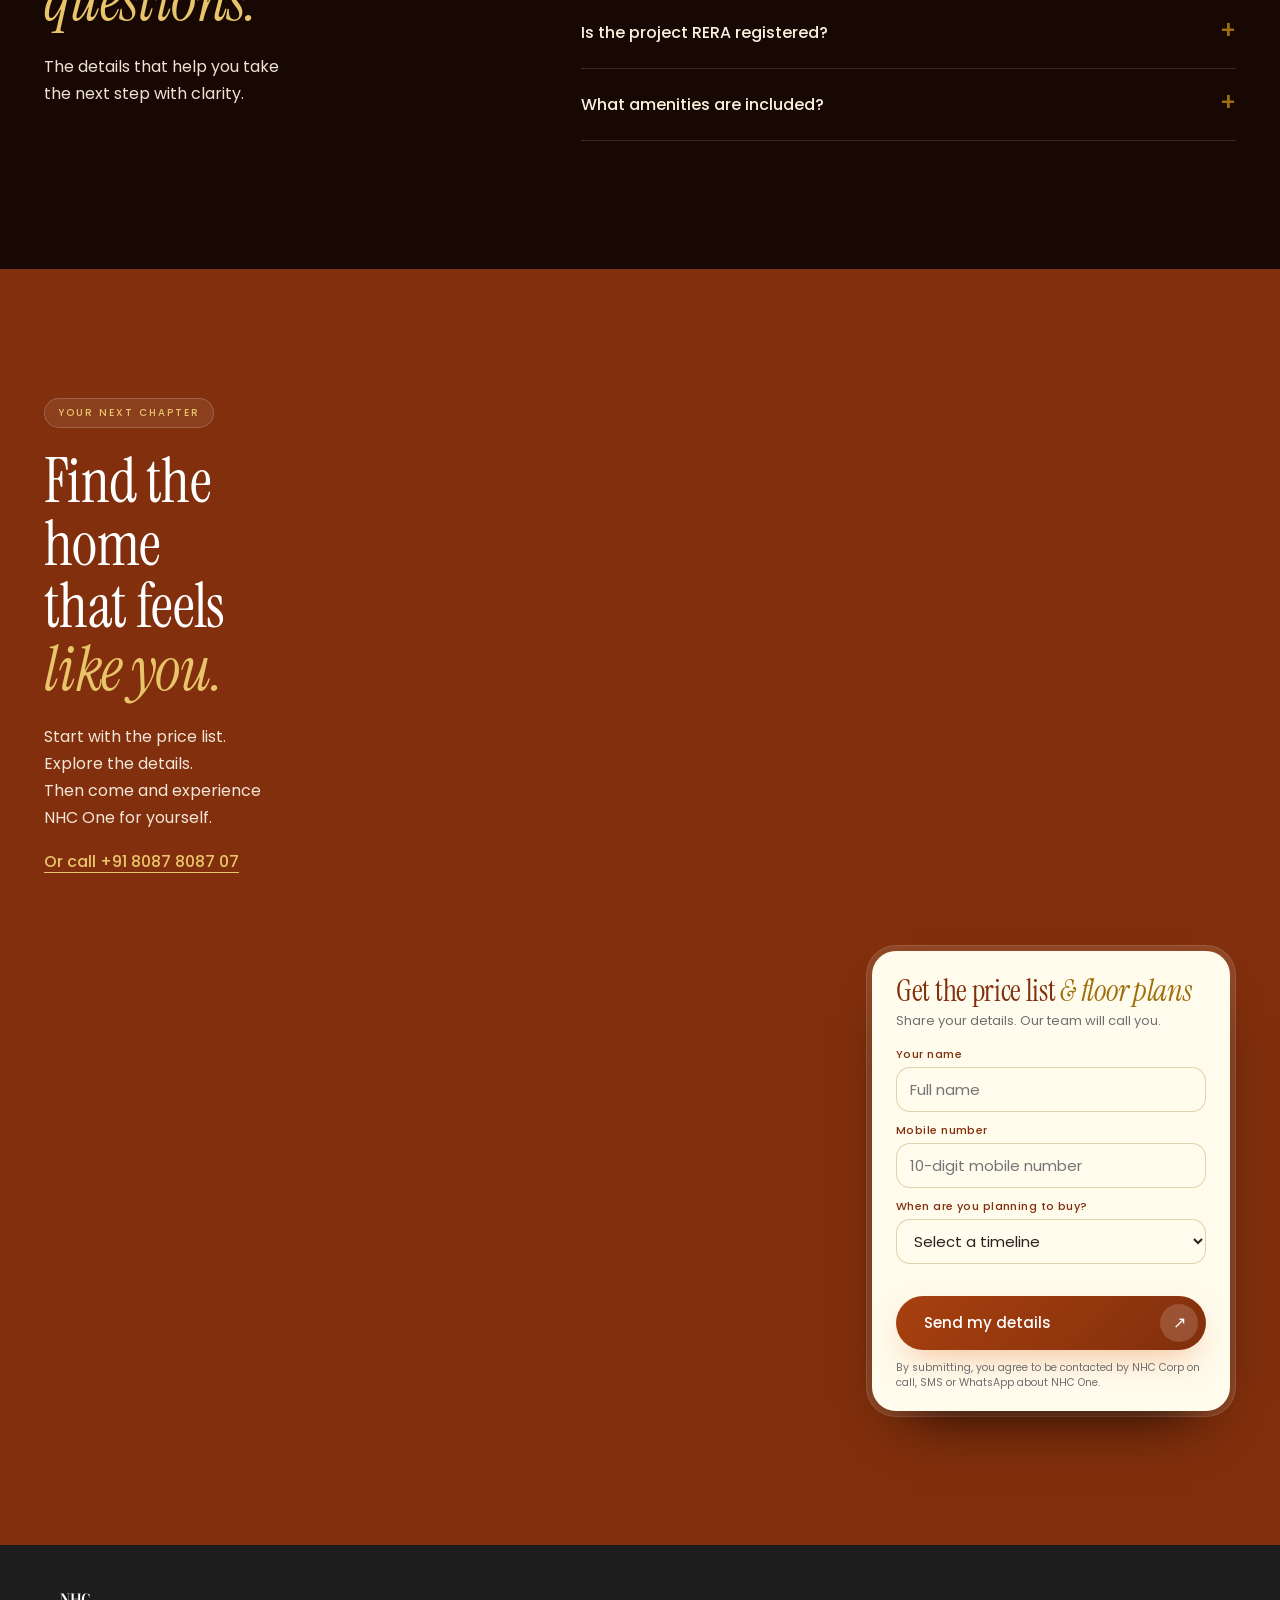
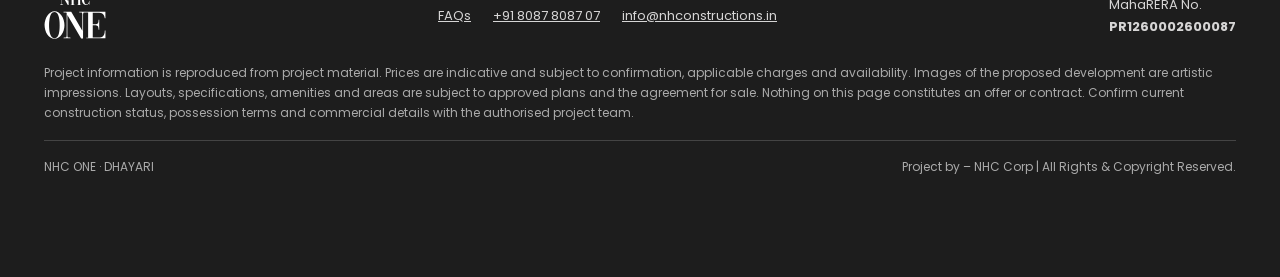
<file: landing.html>
<!DOCTYPE html>
<html lang="en">
<head>
<meta charset="utf-8">
<meta name="viewport" content="width=device-width,initial-scale=1">
<title>NHC One | Premium 2 BHK Homes in Dhayari, Pune</title>
<meta name="description" content="NHC One by NHC Corp: premium 2 BHK homes in Dhayari, Pune with 20+ amenities and the largest swimming pool in Dhayari. Get the price list, floor plans and book a site visit.">
<meta name="robots" content="noindex,follow">
<link rel="canonical" href="https://nhcone.in/landing.html">
<meta name="theme-color" content="#812F0C">
<meta property="og:title" content="NHC One – Premium 2 BHK Homes in Dhayari, Pune">
<meta property="og:description" content="20+ amenities. The largest swimming pool in Dhayari. Get price list and floor plans.">
<meta property="og:image" content="https://nhcone.in/wp-content/uploads/2026/04/The-ONE-Project-That-Takes-You-Beyond-the-Ordinary.webp">
<link rel="icon" href="images/Favicon-1.svg" type="image/svg+xml">
<link rel="preconnect" href="https://fonts.googleapis.com">
<link rel="preconnect" href="https://fonts.gstatic.com" crossorigin>
<link rel="stylesheet" href="https://fonts.googleapis.com/css2?family=Instrument+Serif:ital@0;1&family=Poppins:wght@400;500;600&display=swap">
<link rel="stylesheet" href="landing.css">
<script>document.documentElement.classList.add('js');window.dataLayer=window.dataLayer||[];</script>
<script async src="https://www.googletagmanager.com/gtm.js?id=GTM-5W3CJD2M"></script>
<script>dataLayer.push({'gtm.start':Date.now(),event:'gtm.js'});</script>
</head>
<body>
<noscript><iframe src="https://www.googletagmanager.com/ns.html?id=GTM-5W3CJD2M" height="0" width="0" style="display:none"></iframe></noscript>
<a class="skip" href="#main">Skip to content</a>

<header class="hdr">
  <a class="brand" href="#"><img src="images/NHC-ONE-logo-01.svg" width="96" height="70" alt="NHC One"></a>
  <nav aria-label="Main"><a href="#story">The difference</a><a href="#lifestyle">Lifestyle</a><a href="#faq">FAQs</a><a href="#location">Location</a></nav>
  <a class="hdr-tel" href="tel:+918087808707" data-track="call" data-source="header">+91 8087 8087 07</a>
  <button class="button small" data-enquire="Price list and floor plans" data-source="header">Get details</button>
</header>

<main id="main">
<section class="hero">
  <div class="hero-copy">
    <p class="eyebrow"><span class="pill">LEVEL UP TO THE ONE</span></p>
    <h1>Premium 2 BHK homes <br>redefining <em>Dhayari.</em></h1>
    <script>(function(){if(matchMedia("(prefers-reduced-motion:reduce)").matches)return;var h=document.currentScript.previousElementSibling,k=0,o="";h.childNodes.forEach(function(n){if(n.nodeType==3)n.textContent.trim().split(/\s+/).forEach(function(w){o+='<span class="w"><i style="--k:'+(k++)+'">'+w+"</i></span> "});else if(n.nodeName=="BR")o+="<br>";else o+='<span class="w"><i style="--k:'+(k++)+'">'+n.outerHTML+"</i></span>"});h.innerHTML=o})()</script>
    <p class="lead">20+ amenities, a clubhouse and the largest swimming pool in Dhayari, on the Sinhagad Road corridor. Designed by NHC Corp with a design-forward vision.</p>
    <ul class="chips">
      <li>MahaRERA registered</li>
      <li>Direct from the developer</li>
      <li>Site visits by appointment</li>
    </ul>
    <a class="wa-link" href="https://wa.me/918087808707?text=Hi%2C%20I%27m%20interested%20in%20NHC%20One%20Dhayari" data-track="whatsapp" data-source="hero"><span>Prefer WhatsApp?</span><strong>+91 8087 8087 07 ↗</strong></a>
    <p class="micro">MahaRERA No. PR1260002600087. Price, charges and availability to be confirmed by the sales team.</p>
  </div>


  <div class="bz form-card" id="get-details"><div class="core">
    <form class="lead-form" data-form-id="hero" novalidate>
      <p hidden><label>Leave this empty<input name="website" tabindex="-1" autocomplete="off"></label></p>
      <input type="hidden" name="request" value="Price list and floor plans"><input type="hidden" name="cta_source" value="hero-form">
      <input type="hidden" name="utm_source"><input type="hidden" name="utm_medium"><input type="hidden" name="utm_campaign"><input type="hidden" name="utm_content"><input type="hidden" name="utm_term"><input type="hidden" name="gclid"><input type="hidden" name="gbraid"><input type="hidden" name="wbraid"><input type="hidden" name="fbclid">
      <h2>Get the price list <em>&amp; floor plans</em></h2>
      <p class="fm-sub">Share your details. Our team will call you.</p>
      <label>Your name<input name="name" autocomplete="name" required maxlength="100" placeholder="Full name"></label>
      <label>Mobile number<input name="phone" type="tel" autocomplete="tel-national" inputmode="numeric" required maxlength="10" placeholder="10-digit mobile number"></label>
      <label>When are you planning to buy?<select name="timeline" required><option value="">Select a timeline</option><option>Within 3 months</option><option>3–6 months</option><option>6–12 months</option><option>Exploring options</option></select></label>
      <p class="status" role="status" aria-live="polite"></p>
      <button class="button wide" type="submit">Send my details</button>
      <p class="consent">By submitting, you agree to be contacted by NHC Corp on call, SMS or WhatsApp about NHC One.</p>
    </form>
  </div></div>
</section>

<div class="facts rv" aria-label="Project highlights">
  <div><strong><b data-to="2">2</b> BHK</strong><span>Premium homes<br>in Dhayari</span></div>
  <div><strong><b data-to="20">20</b>+</strong><span>Amenities across ground,<br>clubhouse, terrace</span></div>
  <div><strong><b data-to="800">800</b> sq. ft.</strong><span>Swimming pool, largest in<br>Dhayari in a one-acre plot</span></div>
  <div><strong><b data-to="5">5</b>-layer</strong><span>Waterproofing<br>on every home</span></div>
</div>

<section class="section story" id="story">
  <div class="rv">
    <p class="eyebrow"><span class="pill">01 / THE DIFFERENCE</span></p>
    <h2>A little more design.<br>A little more <em>your own.</em></h2>
    <p class="lede">A home upgrade is felt every day: in the finishes you touch, the clubhouse you walk to and the address you tell people.</p>
    <button class="button" data-enquire="Price list and floor plans" data-source="story">Get price list</button>
<figure class="story-visual">
    <img src="images/The-ONE-Project-That-Takes-You-Beyond-the-Ordinary.webp" width="380" height="620" alt="Family relaxing in a premium 2 BHK living room at NHC One, Dhayari Pune" loading="lazy">
    <figcaption>Artistic impression</figcaption>
  </figure>
  </div>
  <div class="points">
    <article class="rv"><span>01</span><div><h3>Finishes you can see.</h3><p>Vitrified flooring 4x2 across the flat, Kohler or equivalent fittings, gypsum-finish walls and Asian Paints quality paint, inside and out.</p></div></article>
    <article class="rv"><span>02</span><div><h3>A clubhouse that gets used.</h3><p>Gym, indoor games, a multipurpose lawn and an 800 sq. ft. swimming pool, the largest in Dhayari within a one-acre plot.</p></div></article>
    <article class="rv"><span>03</span><div><h3>Built to last.</h3><p>Earthquake resistant R.C.C structure, 5-layer waterproofing, branded automatic lift with backup and 24-hour security with digital door lock.</p></div></article>
  </div>
</section>

<section class="section lifestyle" id="lifestyle">
  <div class="top rv"><div><p class="eyebrow"><span class="pill">02 / BEYOND YOUR FRONT DOOR</span></p><h2>Make time for<br><em>a little more living.</em></h2></div><p>20+ amenities designed to make every day feel like an upgrade. Leisure is part of the architecture.</p></div>
  <div class="gallery">
    <figure class="bz wide rv"><div class="core"><img src="images/clubhouse_1.webp" loading="lazy" width="949" height="670" alt="NHC One clubhouse and swimming pool, artistic impression"><figcaption><span>PAUSE &amp; UNWIND</span><strong>Swimming pool with deck.</strong><small>Artistic impression</small></figcaption></div></figure>
    <figure class="bz rv"><div class="core"><img src="images/terrece-garden_1.webp" loading="lazy" width="949" height="670" alt="NHC One terrace garden, artistic impression"><figcaption><span>TERRACE LEVEL</span><strong>Open-air party terrace.</strong><small>Artistic impression</small></figcaption></div></figure>
  </div>
  <p class="micro">Amenities and specifications are proposed and subject to approved plans and the agreement for sale.</p>
</section>

<section class="location" id="location"><div class="loc-in">
  <div class="rv">
    <p class="eyebrow"><span class="pill">04 / YOUR NEIGHBOURHOOD</span></p>
    <h2>Keep your city close.<br><em>Come home to NHC One.</em></h2>
    <p>Dhayari is rising as one of Pune's promising residential areas, with infrastructure, connectivity and demand. Right where Pune is headed.</p>
    <button class="button light" data-enquire="Location and site visit" data-source="location">Get location &amp; visit details</button>
    <p class="addr">Sr.no.5/16, Benkar Nagar, Dhayari, Pune 411041</p>
  </div>
  <div class="loc-list">
    <div class="rv"><span>01</span><article><h3>Healthcare</h3><p>Silver Birch Multispeciality · Smt. Kashibai Navale Hospital · Morya Multispeciality Hospital</p></article></div>
    <div class="rv"><span>02</span><article><h3>Education</h3><p>Nalanda English Medium School · Smt. Kashibai Navale Medical College · Sinhagad Institute · Dr. Sudhakarrao College</p></article></div>
    <div class="rv"><span>03</span><article><h3>Shopping &amp; entertainment</h3><p>Abhiruchi Mall &amp; Multiplex · Funtime Theatre · Mukt Theatre</p></article></div>
    <div class="rv"><span>04</span><article><h3>Dining</h3><p>Samruddhi Family Restaurant · Panchsrushti Pure Veg Rooftop Kitchen · Ayodhya Pure Veg</p></article></div>
    <p class="micro">Destinations are named in the project material. Check routes and journey times for your own routine.</p>
  </div>
</div></section>

<section class="section confidence">
  <div class="rv">
    <p class="eyebrow"><span class="pill">05 / A CONSIDERED DECISION</span></p>
    <h2>See the details.<br><em>Build your confidence.</em></h2>
    <p>Review the specifications, ask for the price list and visit the site. A good home decision starts with information you can examine.</p>
    <button class="button" data-enquire="Project details" data-source="confidence">Get project details</button>
  </div>
  <div class="conf">
    <article class="bz rv"><div class="core"><span>DEVELOPER</span><h3>NHC Corp</h3><p>Project by NHC Corp.</p></div></article>
    <article class="bz rv"><div class="core"><span>PROJECT REGISTRATION</span><h3>PR1260002600087</h3><p>MahaRERA registration. <a href="https://maharera.maharashtra.gov.in/" target="_blank" rel="noopener">Verify on MahaRERA</a></p><img src="images/nhc-one-rera-qr.webp" loading="lazy" width="87" height="87" alt="MahaRERA QR code for NHC One"></div></article>
  </div>
</section>

<section class="section faq" id="faq">
  <div class="rv"><p class="eyebrow"><span class="pill">06 / BEFORE YOU SHORTLIST</span></p><h2>A few good<br><em>questions.</em></h2><p>The details that help you take<br>the next step with clarity.</p></div>
  <div class="faq-list rv">
    <details><summary>Which configurations can I explore?<span>+</span></summary><p>NHC One offers premium 2 BHK homes in Dhayari. Request the floor plans and current inventory for your preferred floor and facing.</p></details>
    <details><summary>What is the price?<span>+</span></summary><p>Share your details and the sales team will send the current price list, with the residence price, taxes, statutory charges, parking and any other applicable charges itemised.</p></details>
    <details><summary>Is the project RERA registered?<span>+</span></summary><p>Yes. MahaRERA No. PR1260002600087. You can verify it on the MahaRERA website.</p></details>
    <details><summary>What amenities are included?<span>+</span></summary><p>20+ amenities across ground level, clubhouse and terrace level, including an 800 sq. ft. swimming pool, gym, multipurpose hall, jogging track, kids' play station and a net cricket pitch.</p></details>
  </div>
</section>

<section class="closing">
  <div class="closing-in">
    <div class="rv">
      <p class="eyebrow"><span class="pill dark">YOUR NEXT CHAPTER</span></p>
      <h2>Find the home<br>that feels <em>like you.</em></h2>
      <p>Start with the price list. Explore the details.<br>Then come and experience NHC One for yourself.</p>
      <a class="light-link" href="tel:+918087808707" data-track="call" data-source="closing">Or call +91 8087 8087 07</a>
    </div>
    <div class="bz form-card rv" data-form-slot="closing"><div class="core"></div></div>
  </div>
</section>
</main>

<footer class="footer">
  <div class="f-top">
    <a class="brand" href="#"><img src="images/NHC-ONE-logo-01.svg" width="96" height="70" alt="NHC One" loading="lazy"></a>
    <div><a href="#faq">FAQs</a> <a href="tel:+918087808707" data-track="call" data-source="footer">+91 8087 8087 07</a> <a href="mailto:info@nhconstructions.in">info@nhconstructions.in</a></div>
    <p>MahaRERA No.<br><b>PR1260002600087</b></p>
  </div>
  <p class="disc">Project information is reproduced from project material. Prices are indicative and subject to confirmation, applicable charges and availability. Images of the proposed development are artistic impressions. Layouts, specifications, amenities and areas are subject to approved plans and the agreement for sale. Nothing on this page constitutes an offer or contract. Confirm current construction status, possession terms and commercial details with the authorised project team.</p>
  <div class="f-bot"><span>NHC ONE · DHAYARI</span><span>Project by – NHC Corp | All Rights &amp; Copyright Reserved.</span></div>
</footer>

<div class="m-cta"><a href="tel:+918087808707" data-track="call" data-source="sticky">+91 8087 8087 07<small>Call now</small></a><a class="wa" href="https://wa.me/918087808707?text=Hi%2C%20I%27m%20interested%20in%20NHC%20One%20Dhayari" data-track="whatsapp" data-source="sticky">WhatsApp</a><button class="button small" data-enquire="Price list and floor plans" data-source="mobile-sticky">Get details</button></div>

<dialog id="enq">
  <button class="x" data-close aria-label="Close enquiry form">×</button>
  <div data-form-slot="modal"></div>
</dialog>

<script src="config.js"></script>
<script src="landing.js" defer></script>
</body>
</html>
</file>
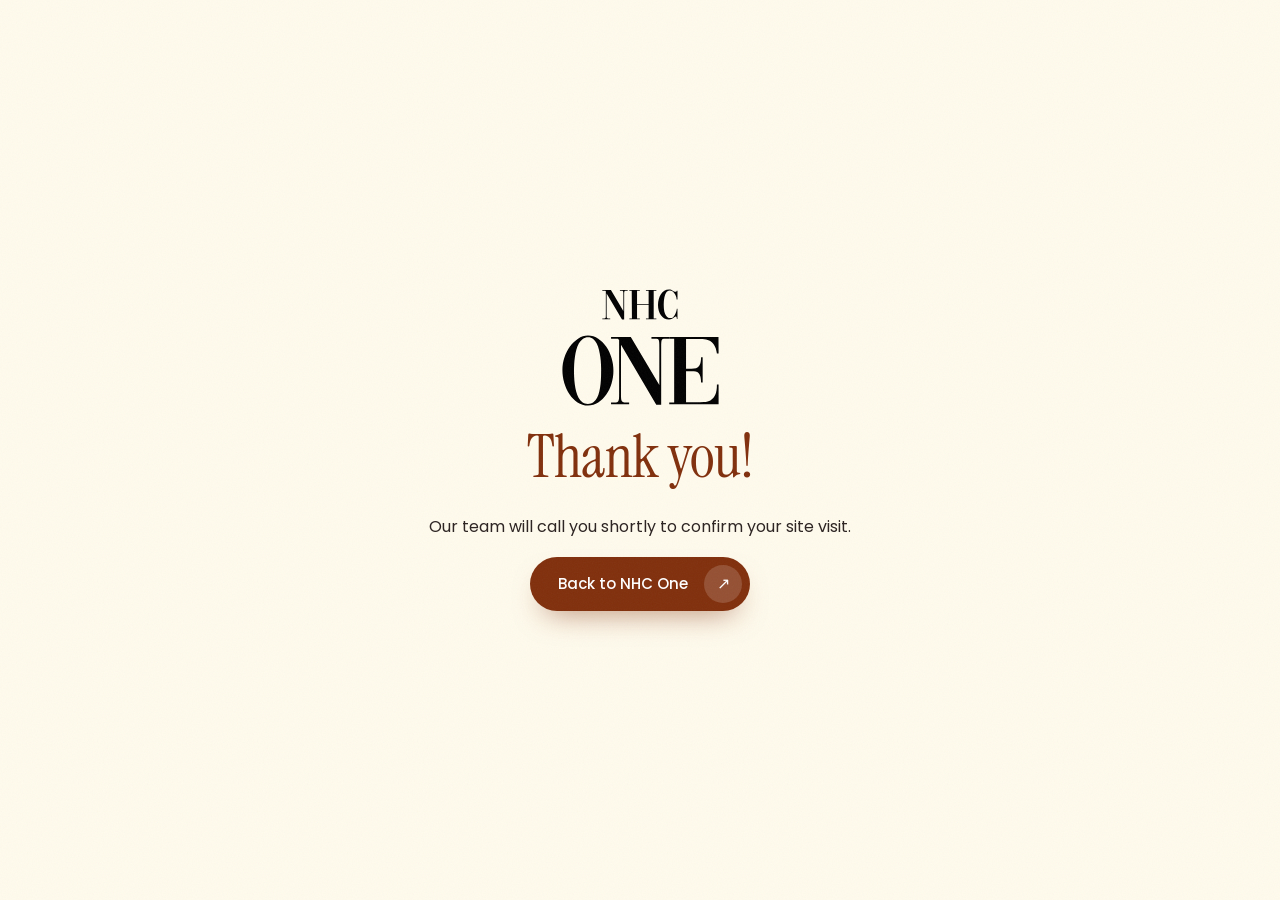
<file: thank-you.html>
<!DOCTYPE html>
<html lang="en"><head><meta charset="utf-8"><meta name="viewport" content="width=device-width,initial-scale=1">
<title>Thank You – NHC One</title><meta name="robots" content="noindex">
<link rel="icon" href="images/Favicon-1.svg">
<link rel="stylesheet" href="https://fonts.googleapis.com/css2?family=Birthstone&family=Instrument+Serif&family=Poppins:wght@400;600&display=swap">
<link rel="stylesheet" href="style.css">
<script>window.dataLayer=window.dataLayer||[];</script>
<script async src="https://www.googletagmanager.com/gtm.js?id=GTM-5W3CJD2M"></script>
<script>dataLayer.push({'gtm.start':Date.now(),event:'gtm.js'},{event:'lead_thank_you'});</script>
</head><body>
<section class="center" style="min-height:100vh;display:grid;place-items:center">
<div class="wrap"><img src="images/NHC-ONE-logo-01.svg" width="159" height="117" alt="NHC One" style="margin:0 auto 20px;filter:invert(1) brightness(.3)">
<h2>Thank you!</h2><p>Our team will call you shortly to confirm your site visit.</p>
<a class="btn" href="index.html">Back to NHC One</a></div></section>
</body></html>
</file>
<file: style.css>
:root{--cream:#FFFBED;--maroon:#812F0C;--gold:#9D6E0A;--sand:#F3ECD7;--ink:#2b2220;--line:#e3d9bd;--ease:cubic-bezier(.32,.72,0,1);--serif:"Instrument Serif",Georgia,serif}
*{box-sizing:border-box;margin:0}
html{scroll-behavior:smooth;scroll-padding-top:100px}
body{font:400 16px/1.7 Poppins,sans-serif;color:var(--ink);background:var(--cream);overflow-x:hidden}
body::before{content:"";position:fixed;inset:0;z-index:30;pointer-events:none;opacity:.05;background-image:url("data:image/svg+xml,%3Csvg xmlns='http://www.w3.org/2000/svg' width='160' height='160'%3E%3Cfilter id='n'%3E%3CfeTurbulence type='fractalNoise' baseFrequency='.8' numOctaves='2' stitchTiles='stitch'/%3E%3C/filter%3E%3Crect width='100%25' height='100%25' filter='url(%23n)'/%3E%3C/svg%3E")}
img{max-width:100%;height:auto;display:block}
a{color:inherit}
.skip{position:absolute;left:-999px}.skip:focus{left:8px;top:8px;background:#fff;padding:8px;z-index:60}
.wrap{max-width:1140px;margin:auto;padding:0 24px}
.center{text-align:center}
h1,h2,h3,h4{font-weight:400;line-height:1.05}
h2{font:400 clamp(36px,4.8vw,60px)/1.05 var(--serif);color:var(--maroon);margin-bottom:24px;letter-spacing:-.01em}
p{margin-bottom:16px}
section{padding:clamp(80px,10vw,140px) 0}

/* buttons: pill + nested icon circle */
.btn{display:inline-flex;align-items:center;justify-content:center;gap:16px;background:var(--maroon);color:#fff;font:500 15px Poppins,sans-serif;padding:8px 8px 8px 28px;border:0;border-radius:999px;cursor:pointer;text-decoration:none;box-shadow:0 14px 30px -14px rgba(129,47,12,.6);transition:transform .6s var(--ease),background .6s var(--ease)}
.btn::after{content:"↗";width:38px;height:38px;border-radius:50%;background:rgba(255,255,255,.16);display:grid;place-items:center;font-size:16px;transition:transform .6s var(--ease)}
.btn:hover{background:#6c2509}.btn:hover::after{transform:translate(2px,-2px) scale(1.08)}.btn:active{transform:scale(.98)}
.cream .btn:hover,.gold .btn:hover{color:#fff}

/* floating glass pill header */
.hdr{position:fixed;top:14px;left:50%;transform:translateX(-50%);z-index:40;width:min(1120px,calc(100% - 24px));display:flex;align-items:center;gap:22px;padding:7px 8px 7px 22px;border-radius:999px;background:rgba(255,251,237,.8);backdrop-filter:blur(18px);-webkit-backdrop-filter:blur(18px);box-shadow:inset 0 0 0 1px rgba(129,47,12,.12),0 18px 40px -22px rgba(129,47,12,.35)}
.hdr .logo img{width:62px;height:auto;filter:invert(1) sepia(1) saturate(4) hue-rotate(-20deg) brightness(.45)}
.hdr nav{display:flex;gap:26px;margin-left:auto;font-size:13px}
.hdr nav a{color:var(--ink);text-decoration:none;transition:color .5s var(--ease)}.hdr nav a:hover{color:var(--gold)}
.hdr-cta{padding:5px 5px 5px 20px;font-size:13px}.hdr-cta::after{width:30px;height:30px;font-size:13px}
.burger{display:none;background:none;border:0;color:var(--maroon);font-size:24px;cursor:pointer}

/* hero */
.hero{position:relative;min-height:100svh;display:flex;align-items:flex-end;color:#fff;overflow:hidden;padding:0}
.hero>img{position:absolute;inset:0;width:100%;height:100%;object-fit:cover;z-index:-1}
.hero::after{content:"";position:absolute;inset:0;z-index:-1;background:linear-gradient(180deg,rgba(20,8,4,.45),rgba(20,8,4,.1) 40%,rgba(20,8,4,.7))}
.hero-in{display:flex;justify-content:space-between;align-items:flex-end;gap:40px;width:100%;padding-bottom:70px;padding-top:150px;flex-wrap:wrap}
.hero h3{font:400 clamp(24px,3vw,34px) var(--serif);letter-spacing:.02em}
.hero h1{font:400 clamp(84px,12vw,130px)/.85 Birthstone,cursive}
.hero-t p{max-width:360px;margin-top:14px;font-size:17px}
.lead{display:grid;gap:10px;background:rgba(255,251,237,.1);backdrop-filter:blur(16px);-webkit-backdrop-filter:blur(16px);padding:24px;width:min(360px,100%);border-radius:28px;box-shadow:inset 0 0 0 1px rgba(255,255,255,.22)}
.lead input{width:100%;padding:13px 16px;font:14px Poppins,sans-serif;background:rgba(255,255,255,.08);border:0;color:#fff;border-radius:14px;box-shadow:inset 0 0 0 1px rgba(255,255,255,.3);color-scheme:dark;transition:box-shadow .5s var(--ease),background .5s var(--ease)}
.lead input::placeholder{color:rgba(255,255,255,.8)}
.lead input:focus{outline:0;background:rgba(255,255,255,.16);box-shadow:inset 0 0 0 2px #e8c46a}
.lead .btn{width:100%;justify-content:space-between}
.msg{font-size:13px;margin:0;min-height:1em}

.cream{background:var(--cream)}
.dark{background:#140a06;color:#f3e6d8}.dark h2{color:#e8c46a}
.gold{background:var(--sand)}
.two{display:grid;grid-template-columns:1fr 1fr;gap:70px;align-items:center}
.intro img{max-height:640px;width:auto;margin:auto}
.tabs{display:flex;justify-content:center;gap:10px;margin:30px 0;flex-wrap:wrap}
.tabs button{background:rgba(255,255,255,.05);border:0;color:#f3e6d8;padding:11px 24px;font:500 14px Poppins,sans-serif;cursor:pointer;border-radius:999px;box-shadow:inset 0 0 0 1px rgba(232,196,106,.4);transition:background .5s var(--ease),color .5s var(--ease)}
.tabs [aria-selected=true]{background:#e8c46a;color:#2b1608}
.panel{display:grid;grid-template-columns:1fr 1fr;gap:40px;align-items:center;margin-bottom:36px}
.panel[hidden]{display:none}
.panel img{border-radius:24px;box-shadow:0 0 0 6px rgba(255,255,255,.05),0 0 0 7px rgba(255,255,255,.1)}
.panel ul{padding-left:20px}.panel li{margin:7px 0}
.specs{display:grid;grid-template-columns:repeat(auto-fill,minmax(300px,1fr));gap:26px;margin:40px 0}
.specs>div{background:#fff;padding:28px;border-radius:24px;box-shadow:0 0 0 6px rgba(129,47,12,.05),0 0 0 7px rgba(129,47,12,.09),0 30px 60px -34px rgba(129,47,12,.28);transition:transform .8s var(--ease)}
.specs>div:hover{transform:translateY(-6px)}
h4{font:500 12px Poppins,sans-serif;letter-spacing:.16em;text-transform:uppercase;color:var(--gold);margin-bottom:12px}
ul{padding-left:18px}li{margin:5px 0;font-size:14.5px}
.script,.center.script{font:400 clamp(44px,6vw,68px)/1 Birthstone,cursive;color:var(--gold);margin:22px 0}
.grid{display:grid;grid-template-columns:repeat(auto-fill,minmax(300px,1fr));gap:22px;margin:40px 0}
figure{overflow:hidden}
.grid figure{border-radius:24px;box-shadow:0 0 0 6px rgba(129,47,12,.05),0 0 0 7px rgba(129,47,12,.09);background:#fff}
.grid img{width:100%;transition:transform 1.4s var(--ease)}.grid figure:hover img{transform:scale(1.05)}
figcaption{font-size:11px;color:#706F6F;padding:8px 14px 10px}
.two.rev img{border-radius:24px;box-shadow:0 0 0 6px rgba(129,47,12,.05),0 0 0 7px rgba(129,47,12,.09),0 40px 70px -40px rgba(129,47,12,.4)}
.map{margin:40px auto;max-height:620px;width:auto;border-radius:24px;box-shadow:0 0 0 6px rgba(129,47,12,.05),0 0 0 7px rgba(129,47,12,.09)}
.near{display:grid;grid-template-columns:repeat(auto-fit,minmax(230px,1fr));gap:30px}
.near>div{border-top:1px solid var(--gold);padding-top:18px}
.decision{background:center/cover;color:#fff;text-align:center;padding:clamp(120px,16vw,200px) 0;position:relative}
.decision::before{content:"";position:absolute;inset:0;background:linear-gradient(rgba(20,8,4,.5),rgba(20,8,4,.6))}
.decision .wrap{position:relative}.decision h2{color:#fff}
.step .btn{margin:6px}
.rera{background:var(--sand);text-align:center;padding:36px 0}
.rera img{display:inline-block;margin:0 8px;border-radius:12px}
.rera h3{font:500 17px Poppins,sans-serif;margin:12px 0}
.contact{text-align:center}.contact img{margin:0 auto 24px}.contact a{text-decoration:none;color:#e8c46a}
footer{background:#1d1d1d;color:#d6d5d5;text-align:center;padding:22px;font-size:14px}footer p{margin:0}
.wa{position:fixed;right:18px;bottom:18px;width:58px;height:58px;border-radius:50%;background:#25d366;display:grid;place-items:center;z-index:45;box-shadow:0 14px 30px -10px rgba(0,0,0,.45);transition:transform .6s var(--ease)}.wa:hover{transform:scale(1.08)}
dialog{border:0;padding:6px;background:rgba(129,47,12,.1);margin:auto;max-width:380px;width:92%;border-radius:30px;overflow:visible}
dialog::backdrop{background:rgba(20,8,4,.65)}
dialog .lead{background:#fff;color:var(--ink);position:relative;width:100%;border-radius:24px;box-shadow:none;backdrop-filter:none;-webkit-backdrop-filter:none}
dialog .lead h3{font:400 34px var(--serif);color:var(--maroon)}
dialog .lead input{background:var(--cream);color:var(--ink);box-shadow:inset 0 0 0 1px #e0d3ac}
dialog .lead input::placeholder{color:#8a7f78}
dialog .lead input:focus{background:#fff;box-shadow:inset 0 0 0 2px var(--gold)}
.x{position:absolute;right:10px;top:4px;background:none;border:0;color:var(--maroon);font-size:28px;cursor:pointer}

/* motion (transform + opacity only) */
@keyframes up{from{opacity:0;transform:translateY(34px)}to{opacity:1;transform:none}}
@keyframes zoomout{from{transform:scale(1.1)}to{transform:none}}
.js .hero>img{animation:zoomout 2.4s var(--ease) both}
.js .hero-t>*{opacity:0;animation:up 1.2s var(--ease) forwards}
.js .hero-t>h3{animation-delay:.2s}.js .hero-t>h1{animation-delay:.4s}.js .hero-t>p{animation-delay:.7s}
.js .hero-form{opacity:0;animation:up 1.2s var(--ease) .6s forwards}
.js .rv{opacity:0;transform:translateY(44px);transition:opacity 1s var(--ease),transform 1s var(--ease);transition-delay:calc(var(--i,0)*90ms)}
.js .rv.in{opacity:1;transform:none}
.js .near>div,.js .two.rev{position:relative}
@media(prefers-reduced-motion:reduce){.js .rv,.js .hero-t>*,.js .hero-form{opacity:1;transform:none;animation:none;transition:none}.js .hero>img{animation:none}html{scroll-behavior:auto}}

@media(max-width:860px){
 .hdr{padding:6px 6px 6px 16px;gap:10px}
 .hdr nav{display:none;position:absolute;top:calc(100% + 10px);left:0;right:0;flex-direction:column;gap:14px;background:rgba(255,251,237,.96);padding:22px;border-radius:28px;box-shadow:0 20px 40px -20px rgba(129,47,12,.4)}
 .nav-open .hdr nav{display:flex}.burger{display:block;margin-left:auto}.hdr nav{margin:0}
 .two,.panel{grid-template-columns:1fr;gap:34px}.hero-in{padding-bottom:36px}.lead{width:100%}
}
</file>
<file: landing.css>
:root{--maroon:#812F0C;--gold:#9D6E0A;--cream:#FFFBED;--sand:#F3ECD7;--ink:#2b2220;--muted:#706F6F;--line:#e3d9bd;--serif:"Instrument Serif",Georgia,serif;--sans:Poppins,sans-serif;--ease:cubic-bezier(.32,.72,0,1)}
*{box-sizing:border-box;margin:0}
html{scroll-behavior:smooth;scroll-padding-top:100px}
body{font:400 16px/1.7 var(--sans);color:var(--ink);background:var(--cream);overflow-x:hidden}
/* paper grain: fixed, non-interactive, never on scrolling content */
body::before{content:"";position:fixed;inset:0;z-index:30;pointer-events:none;opacity:.05;background-image:url("data:image/svg+xml,%3Csvg xmlns='http://www.w3.org/2000/svg' width='160' height='160'%3E%3Cfilter id='n'%3E%3CfeTurbulence type='fractalNoise' baseFrequency='.8' numOctaves='2' stitchTiles='stitch'/%3E%3C/filter%3E%3Crect width='100%25' height='100%25' filter='url(%23n)'/%3E%3C/svg%3E")}
img{max-width:100%;height:auto;display:block}
a{color:inherit}
.skip{position:absolute;left:-999px}.skip:focus{left:8px;top:8px;background:#fff;padding:8px;z-index:60}
h1,h2,h3{font-family:var(--serif);font-weight:400;line-height:1.02;color:var(--maroon);letter-spacing:-.01em}
h1{font-size:clamp(44px,5.2vw,76px)}h2{font-size:clamp(36px,4.8vw,62px);margin-bottom:22px}h3{font-size:26px;margin-bottom:6px}
em{color:var(--gold);font-style:italic}
p{margin-bottom:16px}
.pill{display:inline-block;font:500 10px var(--sans);letter-spacing:.2em;color:var(--gold);padding:7px 14px;border-radius:999px;background:rgba(157,110,10,.09);box-shadow:inset 0 0 0 1px rgba(157,110,10,.22)}
.pill.dark,.location .pill{color:#e8c46a;background:rgba(255,255,255,.08);box-shadow:inset 0 0 0 1px rgba(255,255,255,.18)}
.eyebrow{margin-bottom:22px}
.micro{font-size:12px;color:var(--muted)}

/* buttons: pill with nested icon circle */
.button{display:inline-flex;align-items:center;justify-content:center;gap:16px;background:var(--maroon);color:#fff;font:500 15px var(--sans);padding:8px 8px 8px 28px;border:0;border-radius:999px;cursor:pointer;text-decoration:none;transition:transform .6s var(--ease),background .6s var(--ease),box-shadow .6s var(--ease);box-shadow:0 14px 30px -14px rgba(129,47,12,.6)}
.button::after{content:"↗";width:38px;height:38px;border-radius:50%;background:rgba(255,255,255,.16);display:grid;place-items:center;font-size:16px;transition:transform .6s var(--ease)}
.button:hover{background:#6c2509}.button:hover::after{transform:translate(2px,-2px) scale(1.08)}
.button:active{transform:scale(.98)}
.button.small{padding:5px 5px 5px 18px;font-size:13px}.button.small::after{width:28px;height:28px;font-size:13px}
.button.light{background:var(--cream);color:var(--maroon);box-shadow:none}.button.light::after{background:rgba(129,47,12,.1)}.button.light:hover{background:#fff}
.button.wide{width:100%;justify-content:space-between}
.light-link{color:#e8c46a;font-weight:500;text-underline-offset:5px}

/* double-bezel: outer tray + inner core */
.bz{background:rgba(129,47,12,.05);box-shadow:inset 0 0 0 1px rgba(129,47,12,.09);padding:6px;border-radius:30px}
.bz>.core{background:#fff;border-radius:24px;padding:28px;box-shadow:inset 0 1px 1px rgba(255,255,255,.9),0 30px 60px -34px rgba(129,47,12,.28);overflow:hidden;position:relative;height:100%}

/* floating glass pill nav (fixed element, so blur is safe) */
.hdr{position:fixed;top:14px;left:50%;transform:translateX(-50%);z-index:40;width:min(1120px,calc(100% - 24px));display:flex;align-items:center;gap:22px;padding:7px 8px 7px 22px;border-radius:999px;background:rgba(255,251,237,.78);backdrop-filter:blur(18px);-webkit-backdrop-filter:blur(18px);box-shadow:inset 0 0 0 1px rgba(129,47,12,.12),0 18px 40px -22px rgba(129,47,12,.35)}
.brand img{width:62px;height:auto;filter:invert(1) sepia(1) saturate(4) hue-rotate(-20deg) brightness(.45)}
.hdr nav{display:flex;gap:26px;margin-left:auto;font-size:13px}.hdr nav a{text-decoration:none;transition:color .5s var(--ease)}.hdr nav a:hover{color:var(--gold)}
.hdr-tel{font-weight:500;font-size:13px;text-decoration:none;color:var(--maroon)}

/* hero: editorial split, form card overlapping the image */
.hero{display:grid;grid-template-columns:1.08fr .92fr;grid-template-areas:"copy visual" "copy form";column-gap:60px;max-width:1240px;margin:auto;padding:128px 24px 90px;align-items:start}
.hero-copy{grid-area:copy;align-self:center}
.lead{max-width:520px;font-size:17px;color:#4a403d;margin-top:24px}
.chips{list-style:none;display:flex;flex-wrap:wrap;gap:8px;padding:0;margin:4px 0 26px}
.chips li{font-size:12px;font-weight:500;color:var(--maroon);padding:7px 14px;border-radius:999px;background:rgba(129,47,12,.06);box-shadow:inset 0 0 0 1px rgba(129,47,12,.12)}
.wa-link{display:inline-flex;flex-direction:column;text-decoration:none;font-size:12px;color:var(--muted);margin-bottom:14px}.wa-link strong{color:var(--maroon);font-size:15px}
.hero-visual{grid-area:visual;justify-self:center;max-width:380px}
.hero-visual img{max-height:540px;width:auto;margin:auto}
.hero-visual figcaption{font-size:11px;color:var(--muted);margin-top:6px;text-align:center}
.form-card{grid-area:form;position:relative;z-index:5;width:min(370px,100%);margin:-290px 0 0 -40px;justify-self:start}
.form-card .core{padding:24px 24px 20px}
.lead-form h2{font-size:30px;line-height:1.05;margin-bottom:4px}
.fm-sub{font-size:13px;color:var(--muted);margin-bottom:14px}
.lead-form label{display:block;font:500 11px var(--sans);letter-spacing:.04em;color:var(--maroon);margin-bottom:10px}
.lead-form input:not([type=hidden]),.lead-form select{display:block;width:100%;margin-top:4px;padding:11px 14px;font:15px var(--sans);color:var(--ink);background:var(--cream);border:0;border-radius:14px;box-shadow:inset 0 0 0 1px #e0d3ac;transition:box-shadow .5s var(--ease),background .5s var(--ease)}
.lead-form input:focus,.lead-form select:focus{outline:0;background:#fff;box-shadow:inset 0 0 0 2px var(--gold)}
.status{font-size:12px;color:var(--maroon);min-height:1.1em;margin:2px 0 8px}
.consent{font-size:10.5px;color:var(--muted);line-height:1.5;margin:10px 0 0}

.facts{max-width:1240px;margin:0 auto;padding:30px 24px;display:flex;flex-wrap:wrap;gap:26px 56px;align-items:center;border-block:1px solid var(--line)}
.facts div{display:flex;align-items:center;gap:14px}.facts strong{font:400 38px var(--serif);color:var(--maroon);white-space:nowrap}.facts span{font-size:12px;line-height:1.45;color:var(--muted)}
.section{max-width:1240px;margin:auto;padding:clamp(80px,10vw,140px) 24px}
.story{display:grid;grid-template-columns:1fr 1.1fr;gap:70px;align-items:start}
.lede{font-size:17px;color:var(--muted);margin-bottom:28px}
.points article{display:flex;gap:22px;padding:26px 0;border-bottom:1px solid var(--line)}.points article:first-child{padding-top:0}
.points article>span,.loc-list span{font:400 24px var(--serif);color:var(--gold)}
.top{display:grid;grid-template-columns:1.2fr 1fr;gap:40px;align-items:end;margin-bottom:44px}
.gallery{display:grid;grid-template-columns:1.5fr 1fr;gap:20px}
.gallery .core{padding:0;height:100%}.gallery img{width:100%;height:100%;object-fit:cover;min-height:340px;transition:transform 1.2s var(--ease)}.gallery figure:hover img{transform:scale(1.04)}
.gallery figcaption{position:absolute;left:0;right:0;bottom:0;padding:70px 24px 20px;color:#fff;background:linear-gradient(transparent,rgba(30,10,4,.7))}
.gallery span{font:500 10px var(--sans);letter-spacing:.2em;display:block}.gallery strong{font:400 28px var(--serif)}.gallery small{display:block;font-size:11px;opacity:.8}
.amen{display:grid;grid-template-columns:repeat(3,1fr);gap:28px;margin:44px 0 12px}
.amen div{border-top:1px solid var(--gold);padding-top:16px}.amen span{font:500 10px var(--sans);letter-spacing:.2em;color:var(--gold)}.amen p{margin-top:10px}
.specs{background:var(--sand);max-width:none}.specs>*{max-width:1192px;margin-inline:auto}
.spec-grid{display:grid;grid-template-columns:repeat(3,1fr);gap:20px}
.spec-grid .core{padding:28px}.spec-grid p{font-size:14px;margin:0;color:var(--muted)}
.cta-row{text-align:center;margin-top:48px}
.location{background:var(--maroon);color:#f3e6d8;padding:clamp(80px,10vw,140px) 24px}.location h2{color:#fff}.location em{color:#e8c46a}
.loc-in{max-width:1192px;margin:auto;display:grid;grid-template-columns:1fr 1.1fr;gap:70px}
.addr{margin-top:26px;font-size:13px;opacity:.8}
.loc-list>div{display:flex;gap:22px;padding:20px 0;border-bottom:1px solid rgba(255,255,255,.2)}.loc-list span{color:#e8c46a}.loc-list h3{color:#fff;font-size:24px}.loc-list p{font-size:14px;margin:0}.loc-list .micro{color:rgba(255,255,255,.6);margin-top:14px}
.confidence{display:grid;grid-template-columns:1fr 1fr;gap:70px;align-items:center}
.conf{display:grid;gap:16px}.conf .core{padding:24px}.conf span{font:500 10px var(--sans);letter-spacing:.2em;color:var(--gold)}.conf p{margin:0;font-size:14px}.conf a{color:var(--maroon)}.conf img{margin-top:12px}
.faq{display:grid;grid-template-columns:1fr 1.4fr;gap:70px}
details{border-bottom:1px solid var(--line)}summary{list-style:none;cursor:pointer;display:flex;justify-content:space-between;gap:16px;padding:22px 0;font-weight:500}summary::-webkit-details-marker{display:none}summary span{color:var(--gold);font-size:24px;line-height:1;transition:transform .6s var(--ease)}details[open] summary span{transform:rotate(45deg)}details p{color:var(--muted);padding-bottom:22px;margin:0}
.closing{background:var(--maroon);color:#f3e6d8;padding:clamp(80px,10vw,140px) 24px}.closing h2{color:#fff}.closing em{color:#e8c46a}
.closing-in{max-width:1192px;margin:auto;display:grid;grid-template-columns:1.1fr .9fr;gap:70px;align-items:center}
.closing .form-card{margin:0;justify-self:end}
.footer{background:#1d1d1d;color:#d6d5d5;padding:48px 24px 100px;font-size:13px}.footer>*{max-width:1192px;margin-inline:auto}
.f-top{display:flex;justify-content:space-between;align-items:center;gap:24px;flex-wrap:wrap;margin-bottom:24px}.f-top div{display:flex;gap:22px;flex-wrap:wrap}.f-top p{margin:0}.footer .brand img{filter:none}
.disc{font-size:12px;color:#aaa}.f-bot{display:flex;justify-content:space-between;gap:12px;flex-wrap:wrap;border-top:1px solid #444;padding-top:16px;font-size:12px;color:#aaa}
.m-cta{display:none}
dialog{border:0;padding:6px;max-width:400px;width:92%;background:rgba(129,47,12,.08);margin:auto;position:relative;border-radius:30px;overflow:visible}
dialog::backdrop{background:rgba(30,10,4,.65)}
dialog>div{background:#fff;border-radius:24px;padding:26px 24px 20px}
.x{position:absolute;right:16px;top:12px;background:none;border:0;font-size:28px;cursor:pointer;color:var(--maroon);z-index:2}

/* scroll reveal: transform + opacity only, staggered by sibling index */
.js .rv{opacity:0;transform:translateY(44px);transition:opacity 1s var(--ease),transform 1s var(--ease);transition-delay:calc(var(--i,0)*90ms)}
.js .rv.in{opacity:1;transform:none}
@media(prefers-reduced-motion:reduce){.js .rv{opacity:1;transform:none;transition:none}html{scroll-behavior:auto}.button,.button::after{transition:none}}

@media(max-width:900px){
 .hdr{padding:6px 6px 6px 16px;gap:10px}.hdr nav{display:none}.hdr-tel{margin-left:auto;font-size:12px}
 .hero{grid-template-columns:1fr;grid-template-areas:"copy" "form" "visual";padding-top:96px;row-gap:30px}
 .form-card,.closing .form-card{margin:0;width:100%;justify-self:stretch}
 .story,.top,.gallery,.amen,.spec-grid,.loc-in,.confidence,.faq,.closing-in{grid-template-columns:1fr;gap:34px}
 .section{padding-inline:20px}.facts{gap:20px 28px}.hero-visual img{max-height:420px}
 .m-cta{display:flex;position:fixed;left:10px;right:10px;bottom:10px;z-index:45;background:rgba(255,251,237,.92);backdrop-filter:blur(14px);-webkit-backdrop-filter:blur(14px);border-radius:999px;box-shadow:inset 0 0 0 1px rgba(129,47,12,.14),0 14px 30px -12px rgba(129,47,12,.4);padding:6px 6px 6px 18px;gap:10px;align-items:center;justify-content:space-between}
 .m-cta a,.m-cta .button{white-space:nowrap}.m-cta .button.small{padding-left:14px}
 .m-cta a{text-decoration:none;font-weight:500;font-size:13px;color:var(--maroon);line-height:1.2}.m-cta small{display:block;font-size:10px;color:var(--muted)}
 .m-cta .wa{background:#25d366;color:#fff;padding:9px 14px;border-radius:999px}
}

/* ===== motion layer (transform + opacity only) ===== */
@keyframes up{from{opacity:0;transform:translateY(30px)}to{opacity:1;transform:none}}
@keyframes wd{to{transform:none}}
@keyframes zoomin{from{transform:scale(1.07)}to{transform:none}}
@keyframes drift{0%,100%{transform:translateY(0)}50%{transform:translateY(-9px)}}
.w{display:inline-block;overflow:hidden;vertical-align:top;padding-bottom:.08em}
.w>i{display:inline-block;font-style:inherit;transform:translateY(108%);animation:wd 1.1s var(--ease) forwards;animation-delay:calc(var(--k)*90ms + 120ms)}
.w>i em{display:inline-block}
.js .hero-copy>:not(h1){opacity:0;animation:up 1.1s var(--ease) forwards}
.js .hero-copy>.eyebrow{animation-delay:.05s}
.js .hero-copy>.lead{animation-delay:.55s}.js .hero-copy>.chips{animation-delay:.7s}.js .hero-copy>.wa-link{animation-delay:.85s}.js .hero-copy>.micro{animation-delay:.95s}
.js .hero-visual img{animation:zoomin 1.8s var(--ease) both}
.js .hero-visual figcaption{opacity:0;animation:up 1s var(--ease) 1s forwards}
.js .hero .form-card{opacity:0;animation:up 1.2s var(--ease) .5s forwards}
.hero-visual img{will-change:transform}
.js .hero-visual{animation:drift 9s cubic-bezier(.45,0,.55,1) 2.2s infinite}
.js .amen div,.js .points article{border-color:transparent;position:relative}
.js .amen div::before,.js .points article::after{content:"";position:absolute;left:0;right:0;height:1px;background:var(--gold);transform:scaleX(0);transform-origin:left;transition:transform 1.5s var(--ease) .25s}
.js .amen div::before{top:0}.js .points article::after{bottom:0;background:var(--line)}
.js .amen div.in::before,.js .points article.in::after{transform:scaleX(1)}
.js .gallery .core img{transform:scale(1.14);transition:transform 2.6s var(--ease)}
.js .gallery figure.in .core img{transform:scale(1)}
.js .gallery figure.in:hover .core img{transform:scale(1.04);transition-duration:1.2s}
.spec-grid .bz{transition:transform .8s var(--ease),opacity 1s var(--ease)}
.js .spec-grid .bz.in:hover{transform:translateY(-6px)}
@media(prefers-reduced-motion:reduce){.w>i{transform:none;animation:none}.js .hero-copy>*,.js .hero .form-card,.js .hero-visual,.js .hero-visual img,.js .hero-visual figcaption{opacity:1;animation:none}.js .gallery .core img{transform:none}.js .amen div::before,.js .points article::after{transform:none}}

/* ===== landing = dark, bold, conversion-first (distinct from the cream main site) ===== */
body{background:#170804;color:#efe2d3}
body::before{opacity:.07}
h1,h2,h3{color:#fbf1de}em{color:#e8c46a}
.lead,.lede,.points p,.faq-list details p,.conf p,.hero-copy .micro,.micro{color:rgba(243,230,216,.72)}
.lede{color:rgba(243,230,216,.78)}
.pill{color:#e8c46a;background:rgba(255,255,255,.06);box-shadow:inset 0 0 0 1px rgba(232,196,106,.3)}
.hdr{background:rgba(23,8,4,.72);box-shadow:inset 0 0 0 1px rgba(255,255,255,.12),0 18px 40px -22px #000}
.brand img{filter:none}.hdr nav a{color:#efe2d3}.hdr nav a:hover{color:#e8c46a}.hdr-tel{color:#e8c46a}
.button{background:linear-gradient(135deg,#a8400f,#812F0C);box-shadow:0 14px 34px -12px rgba(232,120,50,.55)}
.hero{background:radial-gradient(70% 90% at 85% 15%,rgba(168,64,15,.55),transparent 70%),radial-gradient(60% 70% at 0% 100%,rgba(157,110,10,.25),transparent 70%);grid-template-columns:1.15fr .85fr;grid-template-areas:"copy form";align-items:center;min-height:100svh;padding-bottom:70px}
.hero h1{font-size:clamp(46px,5.6vw,82px)}
.hero .form-card{margin:0;justify-self:end;width:min(390px,100%)}
.chips li{color:#efe2d3;background:rgba(255,255,255,.06);box-shadow:inset 0 0 0 1px rgba(255,255,255,.16)}
.wa-link{color:rgba(243,230,216,.7)}.wa-link strong{color:#e8c46a}
.bz{background:rgba(255,255,255,.04);box-shadow:inset 0 0 0 1px rgba(255,255,255,.1)}
.bz>.core{background:#240f08;box-shadow:inset 0 1px 1px rgba(255,255,255,.08),0 30px 60px -34px #000}
.form-card.bz{background:rgba(255,251,237,.12)}.form-card>.core{background:var(--cream)}
.form-card .core h2{color:var(--maroon)}.form-card .core em{color:var(--gold)}.form-card .core .fm-sub,.form-card .core .consent{color:#706F6F}
.facts{border-color:rgba(255,255,255,.12)}.facts strong{color:#e8c46a}.facts span{color:rgba(243,230,216,.7)}
.story{align-items:center}
.story-visual{margin-top:36px;max-width:300px}.story-visual img{border-radius:0}.story-visual figcaption{color:rgba(243,230,216,.6)}
.points article{border-color:rgba(255,255,255,.12)}.js .points article::after{background:rgba(255,255,255,.14)}
.points article>span{color:#e8c46a}
.gallery figcaption strong{color:#fff}
.conf .core h3{color:#fbf1de}.conf a{color:#e8c46a}.conf img{border-radius:10px;background:#fff;padding:4px}
details{border-color:rgba(255,255,255,.14)}summary{color:#fbf1de}
.confidence,.faq,.lifestyle{position:relative}
.m-cta{background:rgba(23,8,4,.92);box-shadow:inset 0 0 0 1px rgba(255,255,255,.14),0 14px 30px -12px #000}
.m-cta a{color:#e8c46a}.m-cta small{color:rgba(243,230,216,.6)}
@media(max-width:900px){.hero{grid-template-columns:1fr;grid-template-areas:"copy" "form"}.hero .form-card{justify-self:stretch;width:100%}.story-visual{margin-inline:auto}}
</file>
